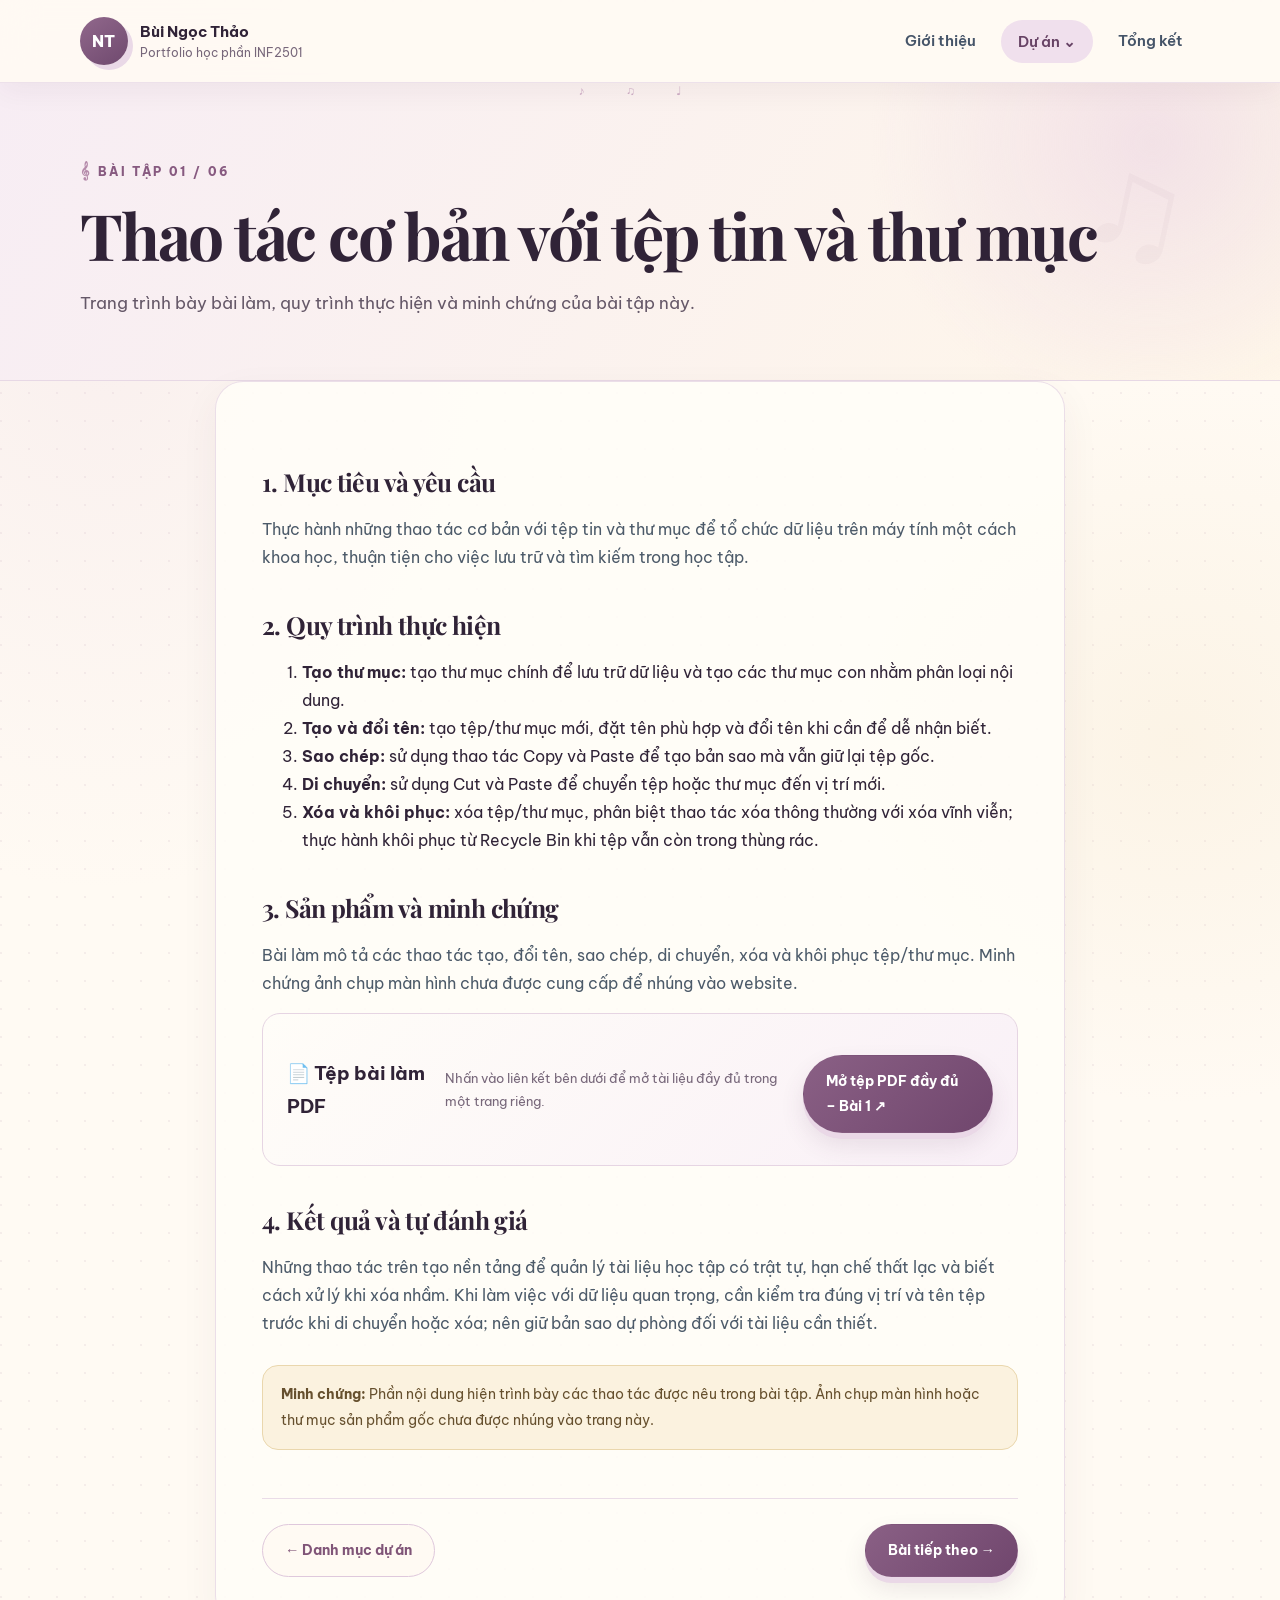
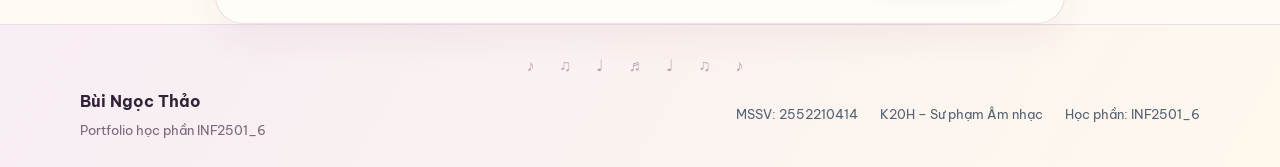
<file: project-1.html>
<!doctype html>
<html lang="vi">
<head><meta charset="utf-8">
<meta name="portfolio-build" content="2026-11-13-refresh-1"><meta name="viewport" content="width=device-width, initial-scale=1">
<meta name="description" content="Bài tập 1: Thao tác cơ bản với tệp tin và thư mục - Portfolio INF2501 của Bùi Ngọc Thảo.">
<title>Bài tập 1 | Portfolio INF2501 - Bùi Ngọc Thảo</title><link rel="stylesheet" href="style.css?v=20261117-3"></head>
<body>
<a class="skip-link" href="#main">Bỏ qua điều hướng</a>
<header class="site-header"><div class="container header-inner">
<a class="brand" href="index.html"><span class="brand-mark">NT</span><span><strong>Bùi Ngọc Thảo</strong><small>Portfolio học phần INF2501</small></span></a>
<button class="menu-toggle" aria-expanded="false" aria-controls="main-nav">Menu</button>
<nav id="main-nav" class="main-nav" aria-label="Điều hướng chính">
<a href="index.html">Giới thiệu</a><div class="nav-dropdown"><a class="active" href="projects.html">Dự án <span aria-hidden="true">⌄</span></a><div class="dropdown-menu">
<a href="project-1.html">Bài tập 1</a><a href="project-2.html">Bài tập 2</a><a href="project-3.html">Bài tập 3</a><a href="project-4.html">Bài tập 4</a><a href="project-5.html">Bài tập 5</a><a href="project-6.html">Bài tập 6</a></div></div><a href="summary.html">Tổng kết</a>
</nav></div></header>
<main id="main">
<section class="page-banner"><div class="container"><p class="eyebrow">BÀI TẬP 01 / 06</p><h1>Thao tác cơ bản với tệp tin và thư mục</h1><p class="lead">Trang trình bày bài làm, quy trình thực hiện và minh chứng của bài tập này.</p></div></section>
<section class="section container content-narrow">
<h2>1. Mục tiêu và yêu cầu</h2>
<p>Thực hành những thao tác cơ bản với tệp tin và thư mục để tổ chức dữ liệu trên máy tính một cách khoa học, thuận tiện cho việc lưu trữ và tìm kiếm trong học tập.</p>
<h2>2. Quy trình thực hiện</h2>
<ol>
<li><strong>Tạo thư mục:</strong> tạo thư mục chính để lưu trữ dữ liệu và tạo các thư mục con nhằm phân loại nội dung.</li>
<li><strong>Tạo và đổi tên:</strong> tạo tệp/thư mục mới, đặt tên phù hợp và đổi tên khi cần để dễ nhận biết.</li>
<li><strong>Sao chép:</strong> sử dụng thao tác Copy và Paste để tạo bản sao mà vẫn giữ lại tệp gốc.</li>
<li><strong>Di chuyển:</strong> sử dụng Cut và Paste để chuyển tệp hoặc thư mục đến vị trí mới.</li>
<li><strong>Xóa và khôi phục:</strong> xóa tệp/thư mục, phân biệt thao tác xóa thông thường với xóa vĩnh viễn; thực hành khôi phục từ Recycle Bin khi tệp vẫn còn trong thùng rác.</li>
</ol>
<h2>3. Sản phẩm và minh chứng</h2>
<p>Bài làm mô tả các thao tác tạo, đổi tên, sao chép, di chuyển, xóa và khôi phục tệp/thư mục. Minh chứng ảnh chụp màn hình chưa được cung cấp để nhúng vào website.</p>
<section class="pdf-link-section" aria-label="Liên kết đến tệp bài làm"><div class="evidence-box"><h3>📄 Tệp bài làm PDF</h3><p class="muted small">Nhấn vào liên kết bên dưới để mở tài liệu đầy đủ trong một trang riêng.</p><p><a class="button button-primary" href="B%C3%A0i%201.pdf" target="_blank" rel="noopener">Mở tệp PDF đầy đủ – Bài 1 ↗</a></p></div></section>
<h2>4. Kết quả và tự đánh giá</h2>
<p>Những thao tác trên tạo nền tảng để quản lý tài liệu học tập có trật tự, hạn chế thất lạc và biết cách xử lý khi xóa nhầm. Khi làm việc với dữ liệu quan trọng, cần kiểm tra đúng vị trí và tên tệp trước khi di chuyển hoặc xóa; nên giữ bản sao dự phòng đối với tài liệu cần thiết.</p>
<div class="notice"><strong>Minh chứng:</strong> Phần nội dung hiện trình bày các thao tác được nêu trong bài tập. Ảnh chụp màn hình hoặc thư mục sản phẩm gốc chưa được nhúng vào trang này.</div>
<div class="page-navigation"><a class="button button-secondary" href="projects.html">← Danh mục dự án</a><a class="button button-primary" href="project-2.html">Bài tiếp theo →</a></div>
</section></main>
<footer class="site-footer"><div class="container footer-inner"><div><strong>Bùi Ngọc Thảo</strong><p class="small muted">Portfolio học phần INF2501_6</p></div><div class="footer-details"><span>MSSV: 2552210414</span><span>K20H – Sư phạm Âm nhạc</span><span>Học phần: INF2501_6</span></div></div></footer>
<script src="script.js"></script></body></html>
</file>
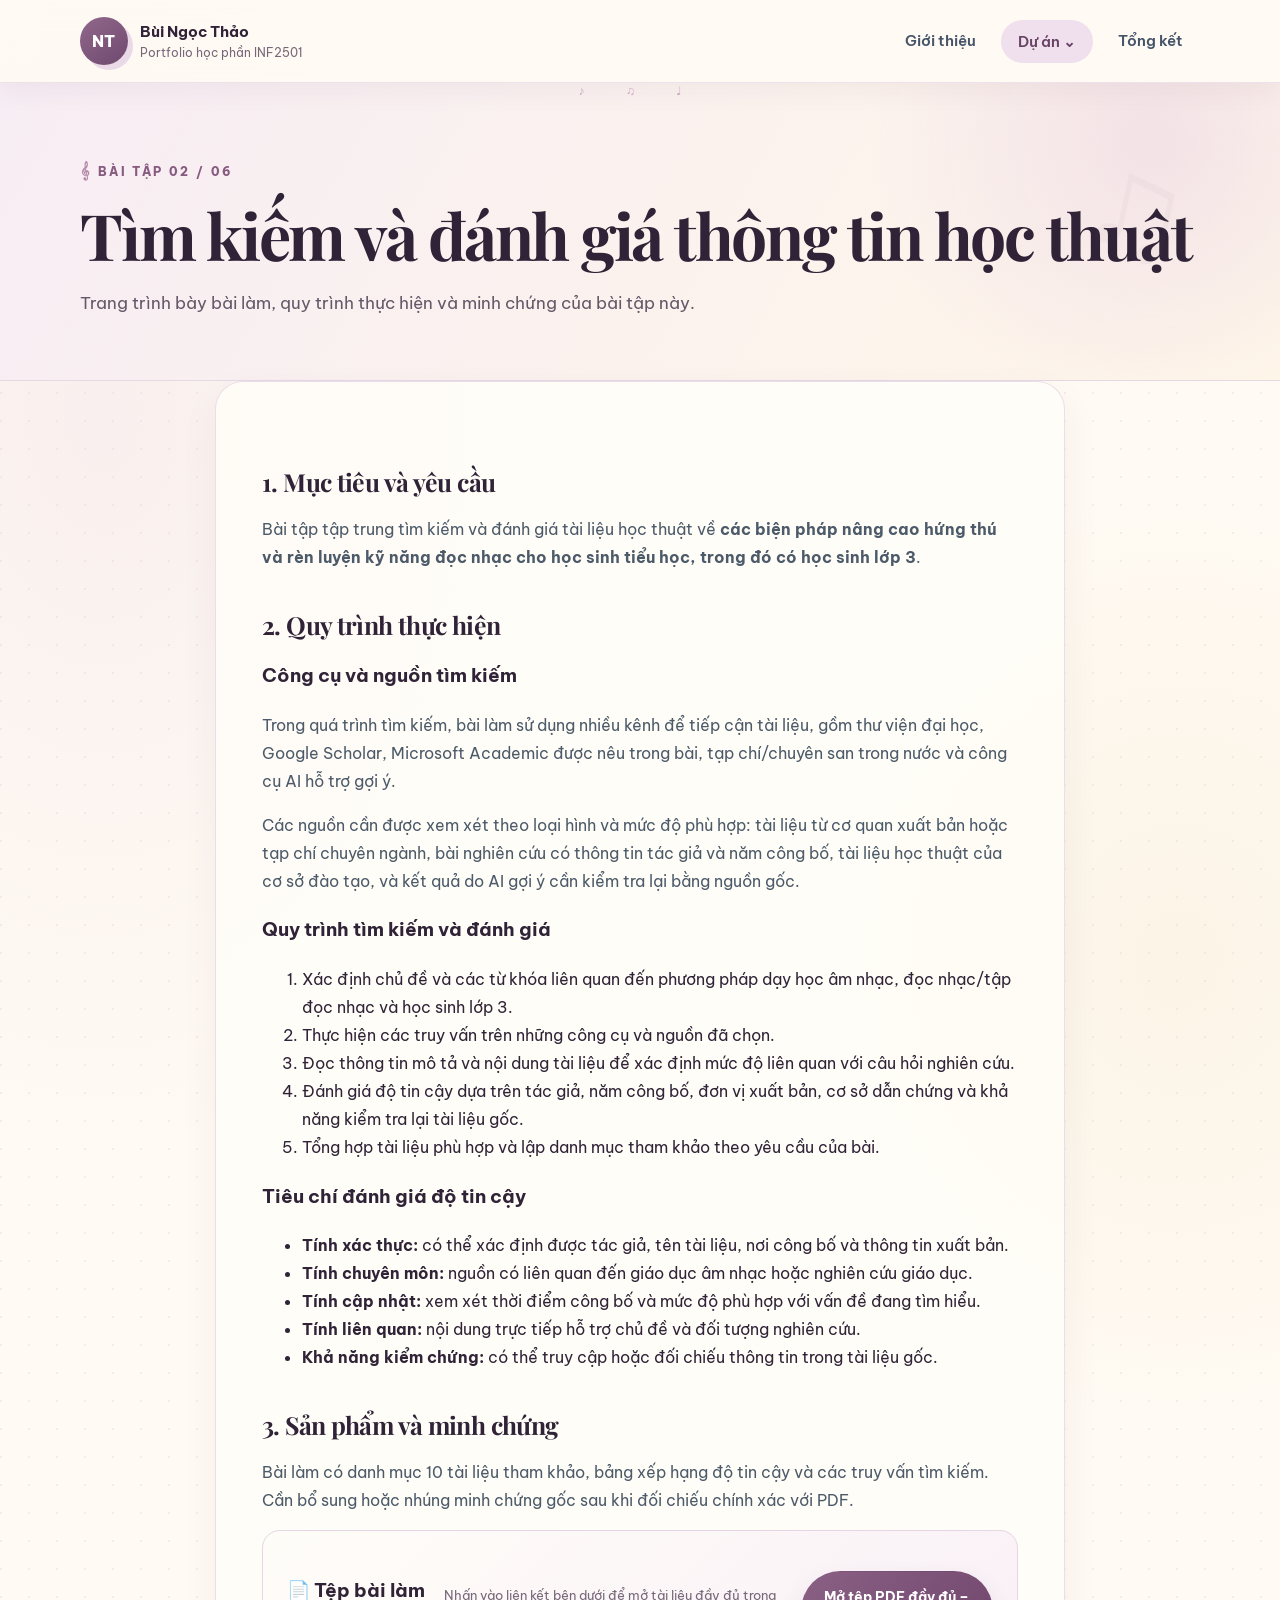
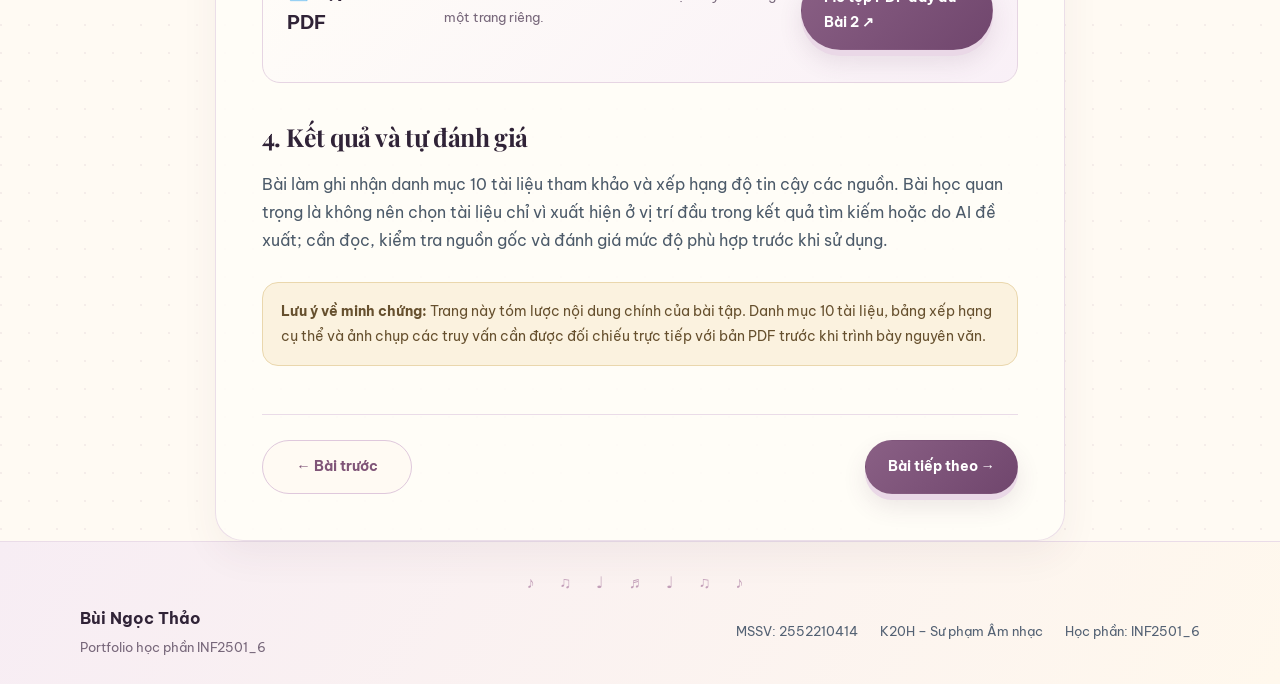
<file: project-2.html>
<!doctype html>
<html lang="vi">
<head><meta charset="utf-8">
<meta name="portfolio-build" content="2026-11-13-refresh-1"><meta name="viewport" content="width=device-width, initial-scale=1">
<meta name="description" content="Bài tập 2: Tìm kiếm và đánh giá thông tin học thuật - Portfolio INF2501 của Bùi Ngọc Thảo.">
<title>Bài tập 2 | Portfolio INF2501 - Bùi Ngọc Thảo</title><link rel="stylesheet" href="style.css?v=20261117-3"></head>
<body>
<a class="skip-link" href="#main">Bỏ qua điều hướng</a>
<header class="site-header"><div class="container header-inner">
<a class="brand" href="index.html"><span class="brand-mark">NT</span><span><strong>Bùi Ngọc Thảo</strong><small>Portfolio học phần INF2501</small></span></a>
<button class="menu-toggle" aria-expanded="false" aria-controls="main-nav">Menu</button>
<nav id="main-nav" class="main-nav" aria-label="Điều hướng chính">
<a href="index.html">Giới thiệu</a><div class="nav-dropdown"><a class="active" href="projects.html">Dự án <span aria-hidden="true">⌄</span></a><div class="dropdown-menu">
<a href="project-1.html">Bài tập 1</a><a href="project-2.html">Bài tập 2</a><a href="project-3.html">Bài tập 3</a><a href="project-4.html">Bài tập 4</a><a href="project-5.html">Bài tập 5</a><a href="project-6.html">Bài tập 6</a></div></div><a href="summary.html">Tổng kết</a>
</nav></div></header>
<main id="main">
<section class="page-banner"><div class="container"><p class="eyebrow">BÀI TẬP 02 / 06</p><h1>Tìm kiếm và đánh giá thông tin học thuật</h1><p class="lead">Trang trình bày bài làm, quy trình thực hiện và minh chứng của bài tập này.</p></div></section>
<section class="section container content-narrow">
<h2>1. Mục tiêu và yêu cầu</h2>
<p>Bài tập tập trung tìm kiếm và đánh giá tài liệu học thuật về <strong>các biện pháp nâng cao hứng thú và rèn luyện kỹ năng đọc nhạc cho học sinh tiểu học, trong đó có học sinh lớp 3</strong>.</p>
<h2>2. Quy trình thực hiện</h2>
<h3>Công cụ và nguồn tìm kiếm</h3>
<p>Trong quá trình tìm kiếm, bài làm sử dụng nhiều kênh để tiếp cận tài liệu, gồm thư viện đại học, Google Scholar, Microsoft Academic được nêu trong bài, tạp chí/chuyên san trong nước và công cụ AI hỗ trợ gợi ý.</p>
<p>Các nguồn cần được xem xét theo loại hình và mức độ phù hợp: tài liệu từ cơ quan xuất bản hoặc tạp chí chuyên ngành, bài nghiên cứu có thông tin tác giả và năm công bố, tài liệu học thuật của cơ sở đào tạo, và kết quả do AI gợi ý cần kiểm tra lại bằng nguồn gốc.</p>
<h3>Quy trình tìm kiếm và đánh giá</h3>
<ol>
<li>Xác định chủ đề và các từ khóa liên quan đến phương pháp dạy học âm nhạc, đọc nhạc/tập đọc nhạc và học sinh lớp 3.</li>
<li>Thực hiện các truy vấn trên những công cụ và nguồn đã chọn.</li>
<li>Đọc thông tin mô tả và nội dung tài liệu để xác định mức độ liên quan với câu hỏi nghiên cứu.</li>
<li>Đánh giá độ tin cậy dựa trên tác giả, năm công bố, đơn vị xuất bản, cơ sở dẫn chứng và khả năng kiểm tra lại tài liệu gốc.</li>
<li>Tổng hợp tài liệu phù hợp và lập danh mục tham khảo theo yêu cầu của bài.</li>
</ol>
<h3>Tiêu chí đánh giá độ tin cậy</h3>
<ul>
<li><strong>Tính xác thực:</strong> có thể xác định được tác giả, tên tài liệu, nơi công bố và thông tin xuất bản.</li>
<li><strong>Tính chuyên môn:</strong> nguồn có liên quan đến giáo dục âm nhạc hoặc nghiên cứu giáo dục.</li>
<li><strong>Tính cập nhật:</strong> xem xét thời điểm công bố và mức độ phù hợp với vấn đề đang tìm hiểu.</li>
<li><strong>Tính liên quan:</strong> nội dung trực tiếp hỗ trợ chủ đề và đối tượng nghiên cứu.</li>
<li><strong>Khả năng kiểm chứng:</strong> có thể truy cập hoặc đối chiếu thông tin trong tài liệu gốc.</li>
</ul>
<h2>3. Sản phẩm và minh chứng</h2>
<p>Bài làm có danh mục 10 tài liệu tham khảo, bảng xếp hạng độ tin cậy và các truy vấn tìm kiếm. Cần bổ sung hoặc nhúng minh chứng gốc sau khi đối chiếu chính xác với PDF.</p>
<section class="pdf-link-section" aria-label="Liên kết đến tệp bài làm"><div class="evidence-box"><h3>📄 Tệp bài làm PDF</h3><p class="muted small">Nhấn vào liên kết bên dưới để mở tài liệu đầy đủ trong một trang riêng.</p><p><a class="button button-primary" href="B%C3%80I%202%20(2).pdf" target="_blank" rel="noopener">Mở tệp PDF đầy đủ – Bài 2 ↗</a></p></div></section>
<h2>4. Kết quả và tự đánh giá</h2>
<p>Bài làm ghi nhận danh mục 10 tài liệu tham khảo và xếp hạng độ tin cậy các nguồn. Bài học quan trọng là không nên chọn tài liệu chỉ vì xuất hiện ở vị trí đầu trong kết quả tìm kiếm hoặc do AI đề xuất; cần đọc, kiểm tra nguồn gốc và đánh giá mức độ phù hợp trước khi sử dụng.</p>
<div class="notice"><strong>Lưu ý về minh chứng:</strong> Trang này tóm lược nội dung chính của bài tập. Danh mục 10 tài liệu, bảng xếp hạng cụ thể và ảnh chụp các truy vấn cần được đối chiếu trực tiếp với bản PDF trước khi trình bày nguyên văn.</div>
<div class="page-navigation"><a class="button button-secondary" href="project-1.html">← Bài trước</a><a class="button button-primary" href="project-3.html">Bài tiếp theo →</a></div>
</section></main>
<footer class="site-footer"><div class="container footer-inner"><div><strong>Bùi Ngọc Thảo</strong><p class="small muted">Portfolio học phần INF2501_6</p></div><div class="footer-details"><span>MSSV: 2552210414</span><span>K20H – Sư phạm Âm nhạc</span><span>Học phần: INF2501_6</span></div></div></footer>
<script src="script.js"></script></body></html>
</file>
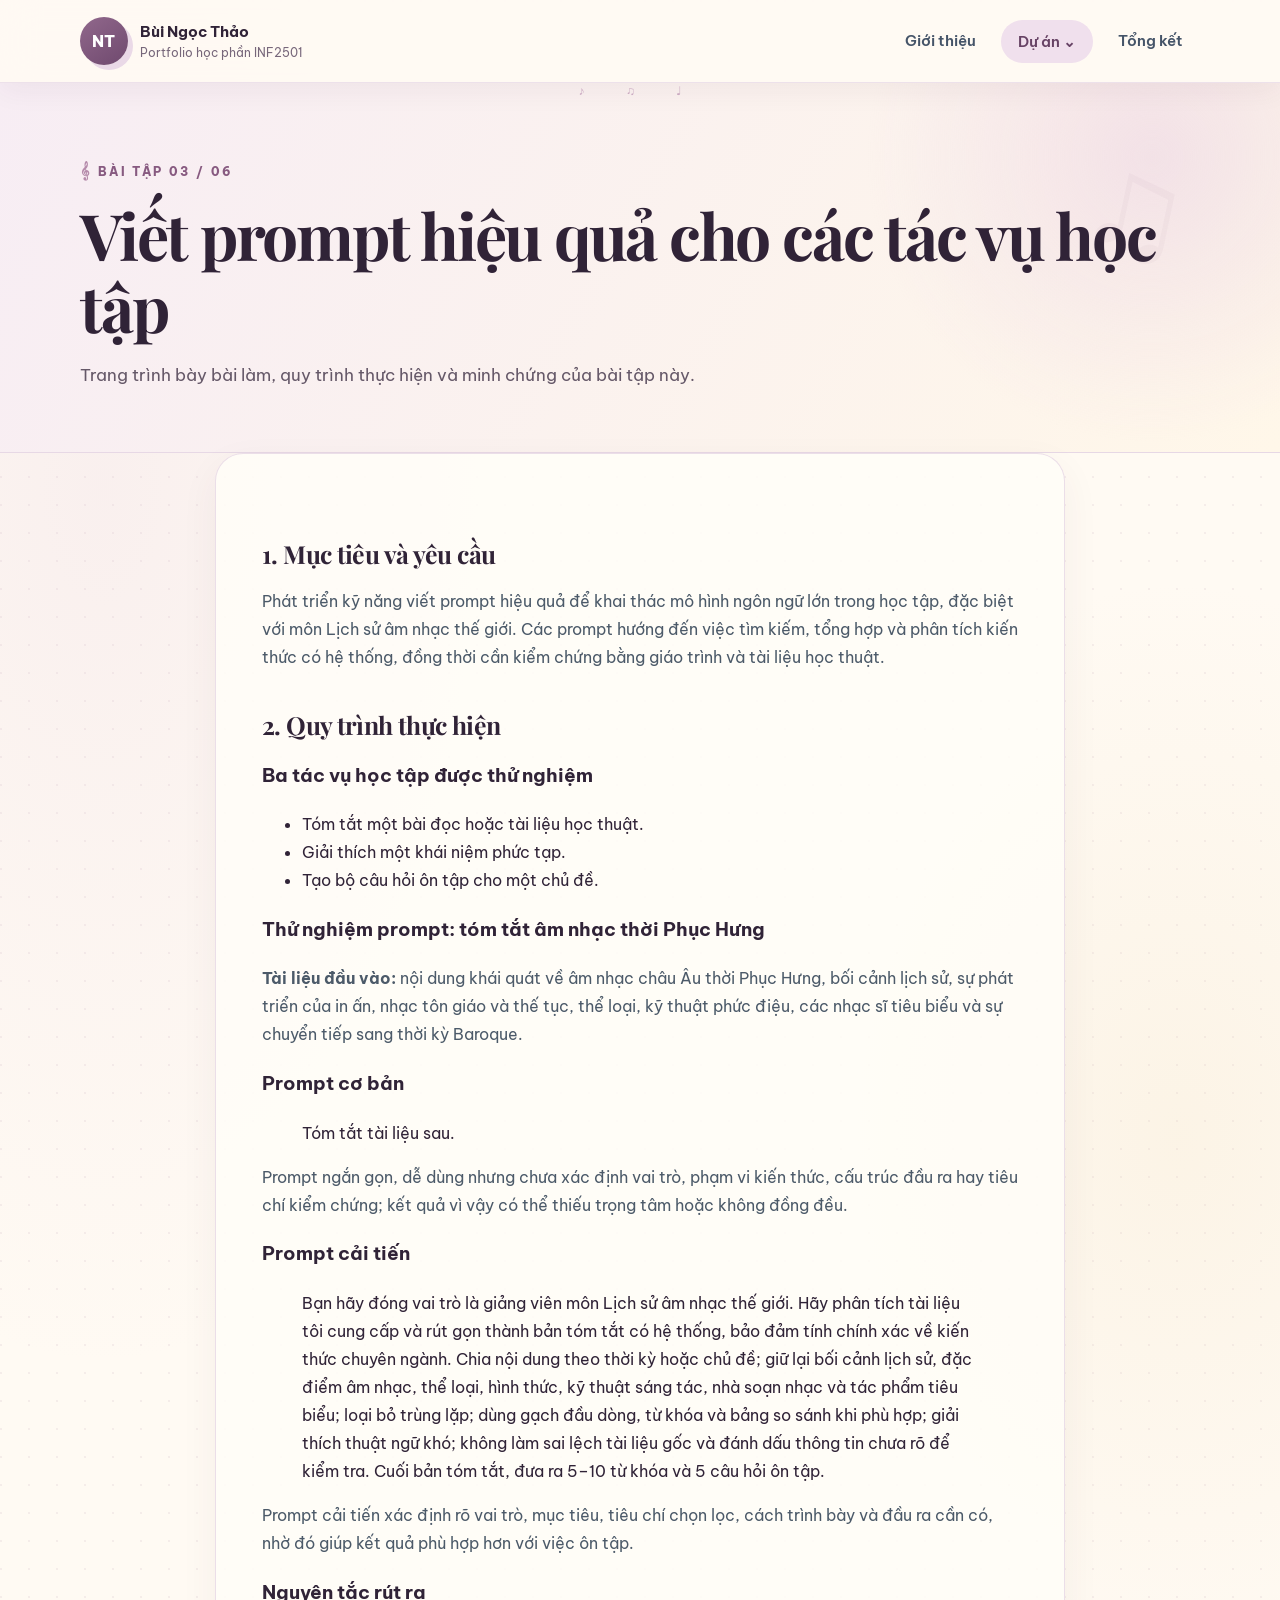
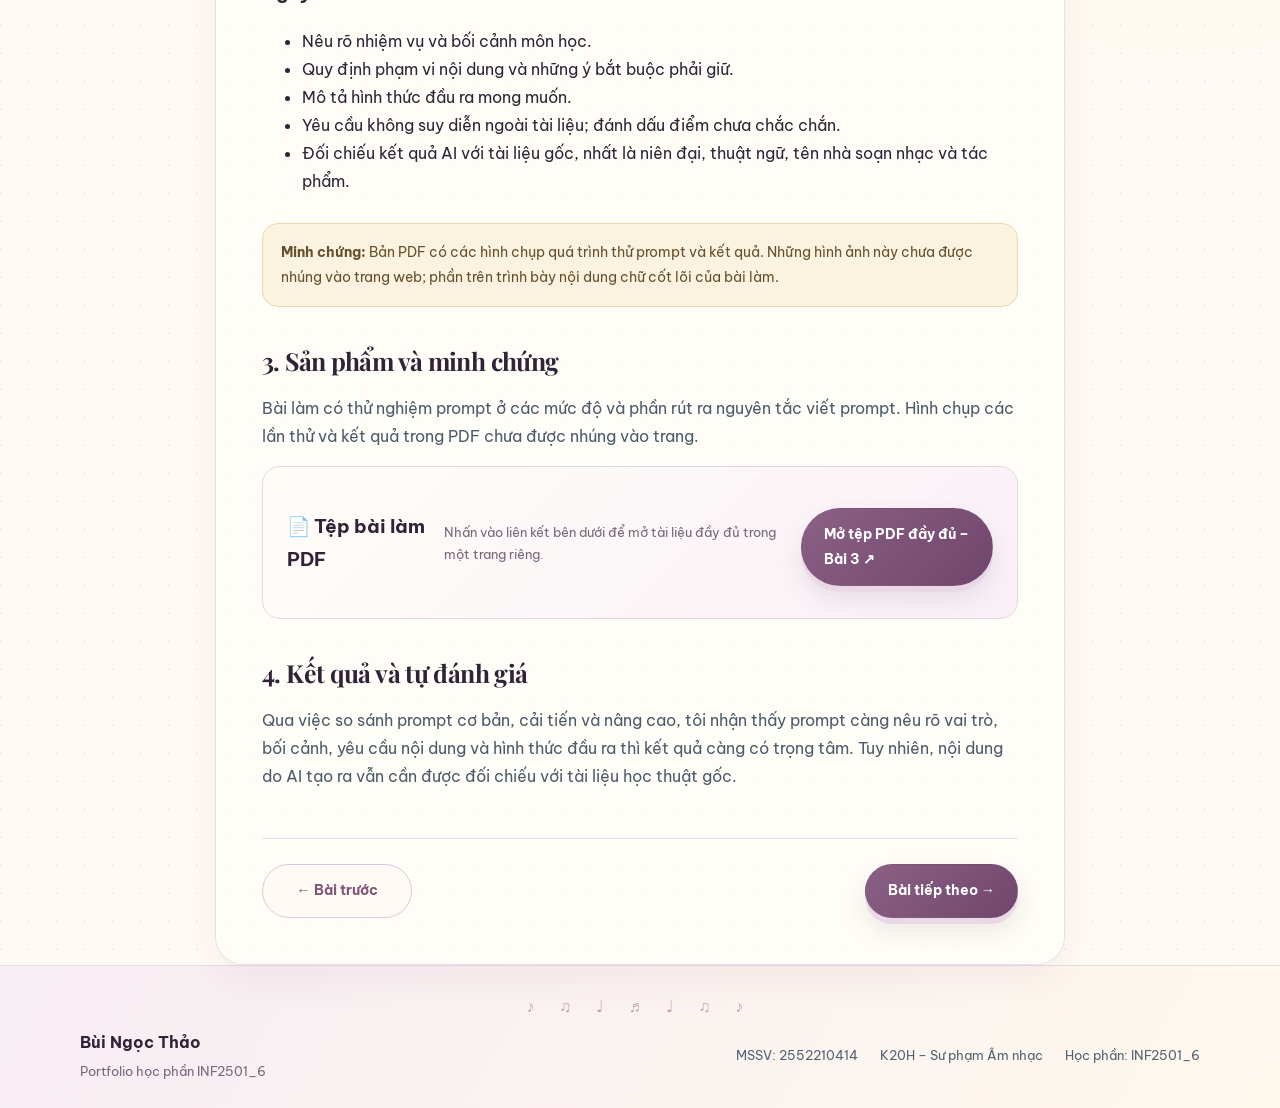
<file: project-3.html>
<!doctype html>
<html lang="vi">
<head><meta charset="utf-8">
<meta name="portfolio-build" content="2026-11-13-refresh-1"><meta name="viewport" content="width=device-width, initial-scale=1">
<meta name="description" content="Bài tập 3: Viết prompt hiệu quả cho các tác vụ học tập - Portfolio INF2501 của Bùi Ngọc Thảo.">
<title>Bài tập 3 | Portfolio INF2501 - Bùi Ngọc Thảo</title><link rel="stylesheet" href="style.css?v=20261117-3"></head>
<body>
<a class="skip-link" href="#main">Bỏ qua điều hướng</a>
<header class="site-header"><div class="container header-inner">
<a class="brand" href="index.html"><span class="brand-mark">NT</span><span><strong>Bùi Ngọc Thảo</strong><small>Portfolio học phần INF2501</small></span></a>
<button class="menu-toggle" aria-expanded="false" aria-controls="main-nav">Menu</button>
<nav id="main-nav" class="main-nav" aria-label="Điều hướng chính">
<a href="index.html">Giới thiệu</a><div class="nav-dropdown"><a class="active" href="projects.html">Dự án <span aria-hidden="true">⌄</span></a><div class="dropdown-menu">
<a href="project-1.html">Bài tập 1</a><a href="project-2.html">Bài tập 2</a><a href="project-3.html">Bài tập 3</a><a href="project-4.html">Bài tập 4</a><a href="project-5.html">Bài tập 5</a><a href="project-6.html">Bài tập 6</a></div></div><a href="summary.html">Tổng kết</a>
</nav></div></header>
<main id="main">
<section class="page-banner"><div class="container"><p class="eyebrow">BÀI TẬP 03 / 06</p><h1>Viết prompt hiệu quả cho các tác vụ học tập</h1><p class="lead">Trang trình bày bài làm, quy trình thực hiện và minh chứng của bài tập này.</p></div></section>
<section class="section container content-narrow">
<h2>1. Mục tiêu và yêu cầu</h2>
<p>Phát triển kỹ năng viết prompt hiệu quả để khai thác mô hình ngôn ngữ lớn trong học tập, đặc biệt với môn Lịch sử âm nhạc thế giới. Các prompt hướng đến việc tìm kiếm, tổng hợp và phân tích kiến thức có hệ thống, đồng thời cần kiểm chứng bằng giáo trình và tài liệu học thuật.</p>
<h2>2. Quy trình thực hiện</h2>
<h3>Ba tác vụ học tập được thử nghiệm</h3>
<ul><li>Tóm tắt một bài đọc hoặc tài liệu học thuật.</li><li>Giải thích một khái niệm phức tạp.</li><li>Tạo bộ câu hỏi ôn tập cho một chủ đề.</li></ul>
<h3>Thử nghiệm prompt: tóm tắt âm nhạc thời Phục Hưng</h3>
<p><strong>Tài liệu đầu vào:</strong> nội dung khái quát về âm nhạc châu Âu thời Phục Hưng, bối cảnh lịch sử, sự phát triển của in ấn, nhạc tôn giáo và thế tục, thể loại, kỹ thuật phức điệu, các nhạc sĩ tiêu biểu và sự chuyển tiếp sang thời kỳ Baroque.</p>
<h3>Prompt cơ bản</h3>
<blockquote>Tóm tắt tài liệu sau.</blockquote>
<p>Prompt ngắn gọn, dễ dùng nhưng chưa xác định vai trò, phạm vi kiến thức, cấu trúc đầu ra hay tiêu chí kiểm chứng; kết quả vì vậy có thể thiếu trọng tâm hoặc không đồng đều.</p>
<h3>Prompt cải tiến</h3>
<blockquote>Bạn hãy đóng vai trò là giảng viên môn Lịch sử âm nhạc thế giới. Hãy phân tích tài liệu tôi cung cấp và rút gọn thành bản tóm tắt có hệ thống, bảo đảm tính chính xác về kiến thức chuyên ngành. Chia nội dung theo thời kỳ hoặc chủ đề; giữ lại bối cảnh lịch sử, đặc điểm âm nhạc, thể loại, hình thức, kỹ thuật sáng tác, nhà soạn nhạc và tác phẩm tiêu biểu; loại bỏ trùng lặp; dùng gạch đầu dòng, từ khóa và bảng so sánh khi phù hợp; giải thích thuật ngữ khó; không làm sai lệch tài liệu gốc và đánh dấu thông tin chưa rõ để kiểm tra. Cuối bản tóm tắt, đưa ra 5–10 từ khóa và 5 câu hỏi ôn tập.</blockquote>
<p>Prompt cải tiến xác định rõ vai trò, mục tiêu, tiêu chí chọn lọc, cách trình bày và đầu ra cần có, nhờ đó giúp kết quả phù hợp hơn với việc ôn tập.</p>
<h3>Nguyên tắc rút ra</h3>
<ul><li>Nêu rõ nhiệm vụ và bối cảnh môn học.</li><li>Quy định phạm vi nội dung và những ý bắt buộc phải giữ.</li><li>Mô tả hình thức đầu ra mong muốn.</li><li>Yêu cầu không suy diễn ngoài tài liệu; đánh dấu điểm chưa chắc chắn.</li><li>Đối chiếu kết quả AI với tài liệu gốc, nhất là niên đại, thuật ngữ, tên nhà soạn nhạc và tác phẩm.</li></ul>
<div class="notice"><strong>Minh chứng:</strong> Bản PDF có các hình chụp quá trình thử prompt và kết quả. Những hình ảnh này chưa được nhúng vào trang web; phần trên trình bày nội dung chữ cốt lõi của bài làm.</div>
<h2>3. Sản phẩm và minh chứng</h2>
<p>Bài làm có thử nghiệm prompt ở các mức độ và phần rút ra nguyên tắc viết prompt. Hình chụp các lần thử và kết quả trong PDF chưa được nhúng vào trang.</p>
<section class="pdf-link-section" aria-label="Liên kết đến tệp bài làm"><div class="evidence-box"><h3>📄 Tệp bài làm PDF</h3><p class="muted small">Nhấn vào liên kết bên dưới để mở tài liệu đầy đủ trong một trang riêng.</p><p><a class="button button-primary" href="B%C3%A0i%203%20%20Vi%E1%BA%BFt%20promt%20hi%E1%BB%87u%20qu%E1%BA%A3%20cho%20c%C3%A1c%20t%C3%A1c%20v%E1%BB%A5%20h%E1%BB%8Dc%20t%E1%BA%ADp.pdf" target="_blank" rel="noopener">Mở tệp PDF đầy đủ – Bài 3 ↗</a></p></div></section>
<h2>4. Kết quả và tự đánh giá</h2><p>Qua việc so sánh prompt cơ bản, cải tiến và nâng cao, tôi nhận thấy prompt càng nêu rõ vai trò, bối cảnh, yêu cầu nội dung và hình thức đầu ra thì kết quả càng có trọng tâm. Tuy nhiên, nội dung do AI tạo ra vẫn cần được đối chiếu với tài liệu học thuật gốc.</p>
<div class="page-navigation"><a class="button button-secondary" href="project-2.html">← Bài trước</a><a class="button button-primary" href="project-4.html">Bài tiếp theo →</a></div>
</section></main>
<footer class="site-footer"><div class="container footer-inner"><div><strong>Bùi Ngọc Thảo</strong><p class="small muted">Portfolio học phần INF2501_6</p></div><div class="footer-details"><span>MSSV: 2552210414</span><span>K20H – Sư phạm Âm nhạc</span><span>Học phần: INF2501_6</span></div></div></footer>
<script src="script.js"></script></body></html>
</file>
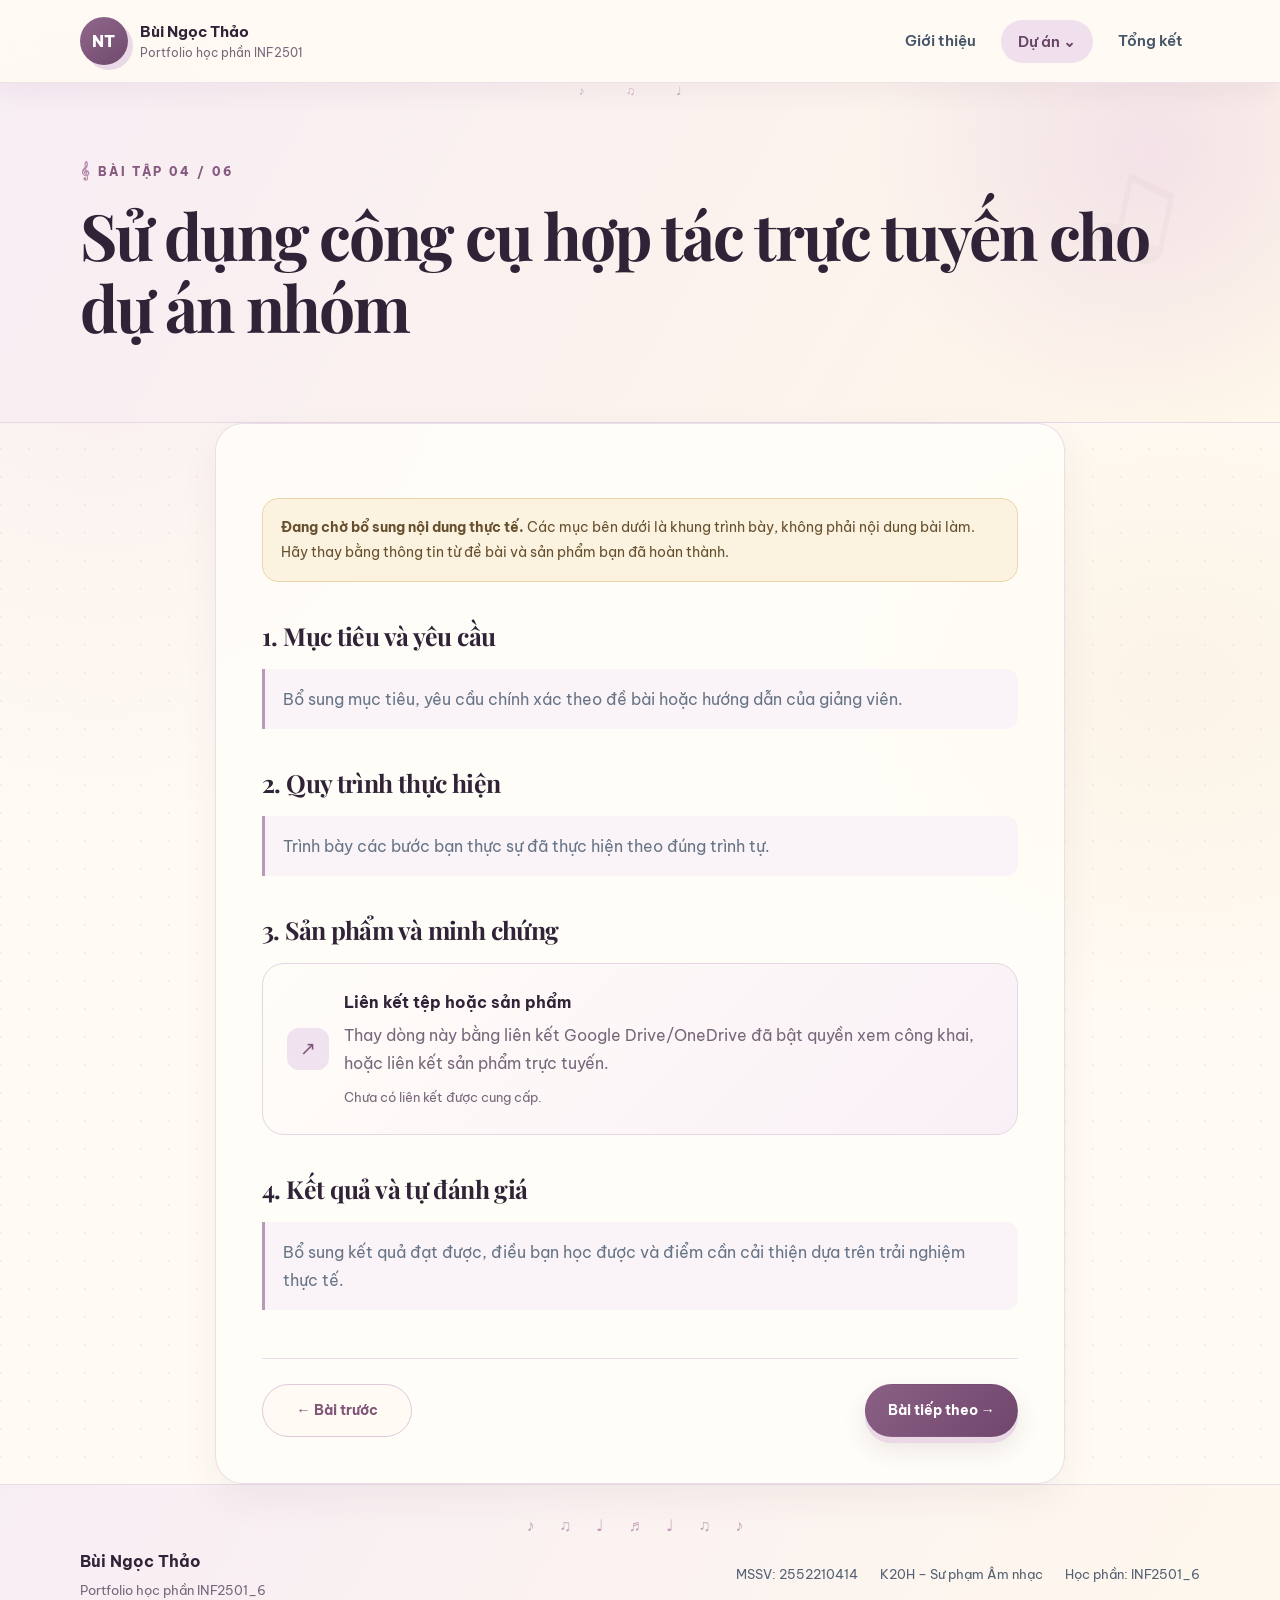
<file: project-4.html>
<!doctype html>
<html lang="vi">
<head><meta charset="utf-8">
<meta name="portfolio-build" content="2026-11-13-refresh-1"><meta name="viewport" content="width=device-width, initial-scale=1">
<meta name="description" content="Bài tập 4: Sử dụng công cụ hợp tác trực tuyến cho dự án nhóm - Portfolio INF2501 của Bùi Ngọc Thảo.">
<title>Bài tập 4 | Portfolio INF2501 - Bùi Ngọc Thảo</title><link rel="stylesheet" href="style.css?v=20261117-3"></head>
<body>
<a class="skip-link" href="#main">Bỏ qua điều hướng</a>
<header class="site-header"><div class="container header-inner">
<a class="brand" href="index.html"><span class="brand-mark">NT</span><span><strong>Bùi Ngọc Thảo</strong><small>Portfolio học phần INF2501</small></span></a>
<button class="menu-toggle" aria-expanded="false" aria-controls="main-nav">Menu</button>
<nav id="main-nav" class="main-nav" aria-label="Điều hướng chính">
<a href="index.html">Giới thiệu</a><div class="nav-dropdown"><a class="active" href="projects.html">Dự án <span aria-hidden="true">⌄</span></a><div class="dropdown-menu">
<a href="project-1.html">Bài tập 1</a><a href="project-2.html">Bài tập 2</a><a href="project-3.html">Bài tập 3</a><a href="project-4.html">Bài tập 4</a><a href="project-5.html">Bài tập 5</a><a href="project-6.html">Bài tập 6</a></div></div><a href="summary.html">Tổng kết</a>
</nav></div></header>
<main id="main">
<section class="page-banner"><div class="container"><p class="eyebrow">BÀI TẬP 04 / 06</p><h1>Sử dụng công cụ hợp tác trực tuyến cho dự án nhóm</h1><p class="lead"></p></div></section>
<section class="section container content-narrow">
<div class="notice"><strong>Đang chờ bổ sung nội dung thực tế.</strong> Các mục bên dưới là khung trình bày, không phải nội dung bài làm. Hãy thay bằng thông tin từ đề bài và sản phẩm bạn đã hoàn thành.</div>
<h2>1. Mục tiêu và yêu cầu</h2>
<p class="placeholder">Bổ sung mục tiêu, yêu cầu chính xác theo đề bài hoặc hướng dẫn của giảng viên.</p>
<h2>2. Quy trình thực hiện</h2>
<p class="placeholder">Trình bày các bước bạn thực sự đã thực hiện theo đúng trình tự.</p>
<h2>3. Sản phẩm và minh chứng</h2>
<div class="evidence-box"><span class="evidence-icon">↗</span><div><strong>Liên kết tệp hoặc sản phẩm</strong><p class="muted">Thay dòng này bằng liên kết Google Drive/OneDrive đã bật quyền xem công khai, hoặc liên kết sản phẩm trực tuyến.</p><span class="small muted">Chưa có liên kết được cung cấp.</span></div></div>
<h2>4. Kết quả và tự đánh giá</h2>
<p class="placeholder">Bổ sung kết quả đạt được, điều bạn học được và điểm cần cải thiện dựa trên trải nghiệm thực tế.</p>
<div class="page-navigation"><a class="button button-secondary" href="project-3.html">← Bài trước</a><a class="button button-primary" href="project-5.html">Bài tiếp theo →</a></div>
</section></main>
<footer class="site-footer"><div class="container footer-inner"><div><strong>Bùi Ngọc Thảo</strong><p class="small muted">Portfolio học phần INF2501_6</p></div><div class="footer-details"><span>MSSV: 2552210414</span><span>K20H – Sư phạm Âm nhạc</span><span>Học phần: INF2501_6</span></div></div></footer>
<script src="script.js"></script></body></html>
</file>
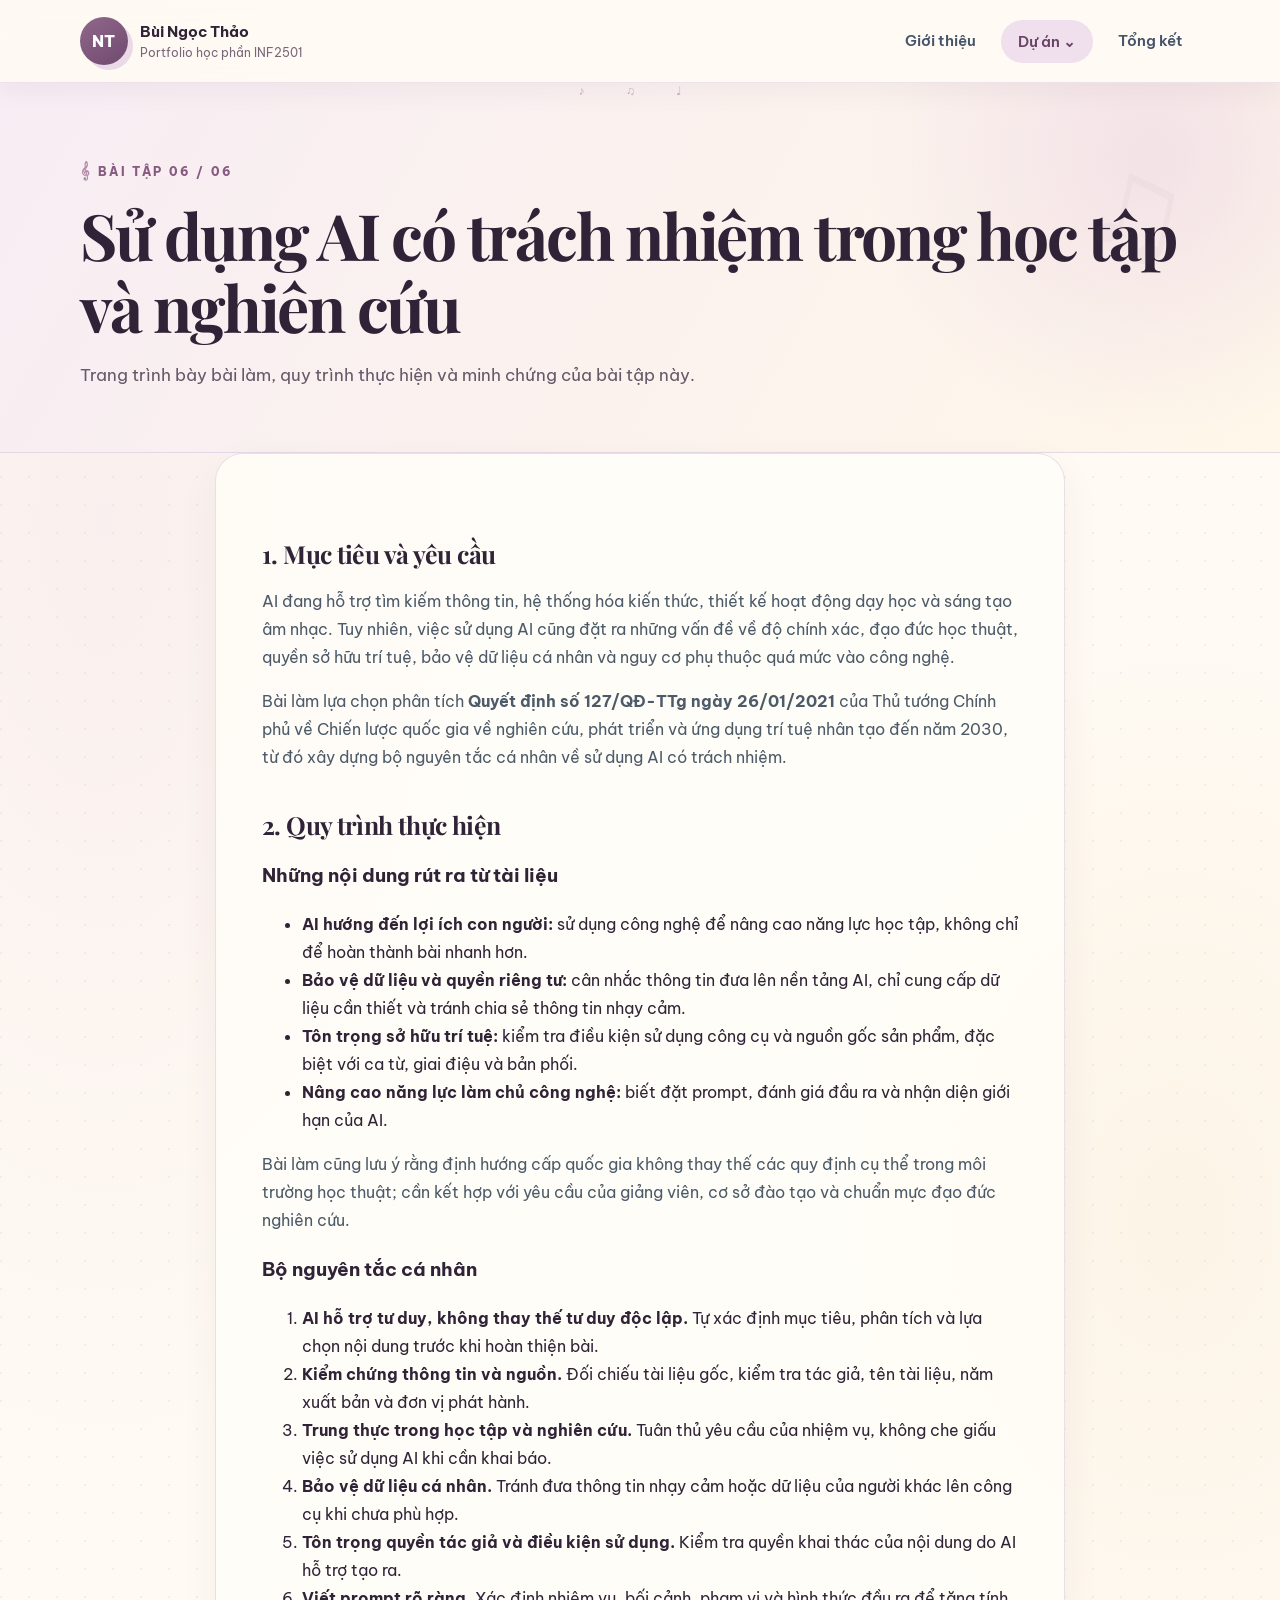
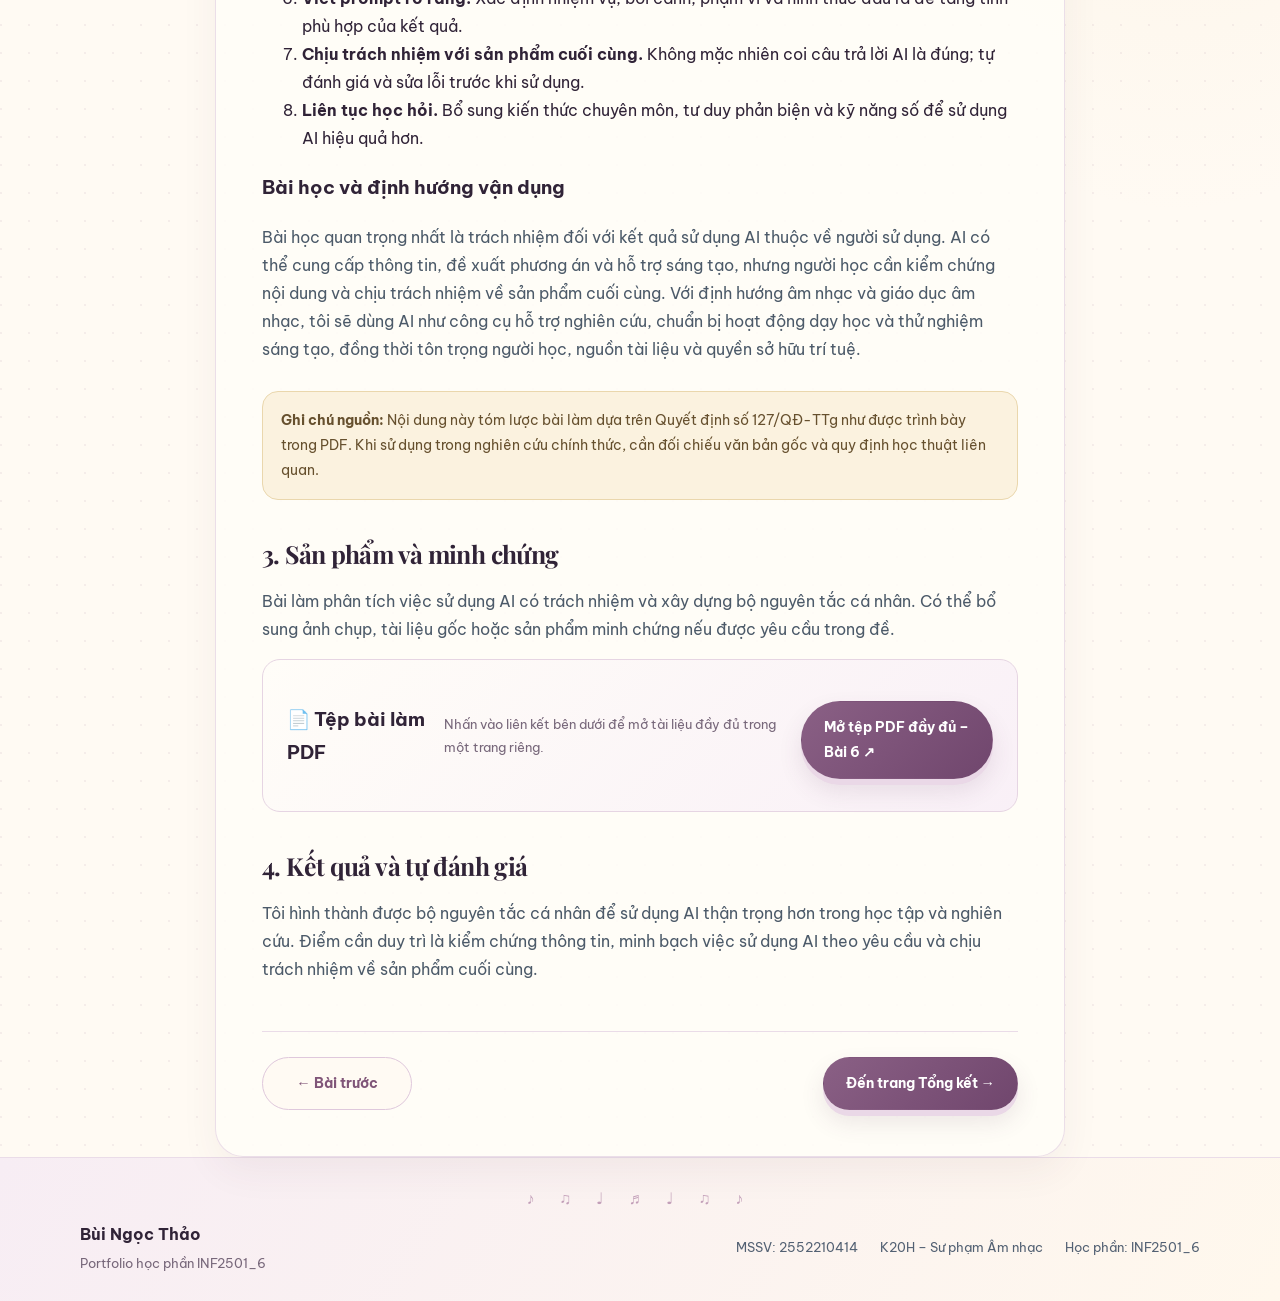
<file: project-6.html>
<!doctype html>
<html lang="vi">
<head><meta charset="utf-8">
<meta name="portfolio-build" content="2026-11-13-refresh-1"><meta name="viewport" content="width=device-width, initial-scale=1">
<meta name="description" content="Bài tập 6: Sử dụng AI có trách nhiệm trong học tập và nghiên cứu - Portfolio INF2501 của Bùi Ngọc Thảo.">
<title>Bài tập 6 | Portfolio INF2501 - Bùi Ngọc Thảo</title><link rel="stylesheet" href="style.css?v=20261117-3"></head>
<body>
<a class="skip-link" href="#main">Bỏ qua điều hướng</a>
<header class="site-header"><div class="container header-inner">
<a class="brand" href="index.html"><span class="brand-mark">NT</span><span><strong>Bùi Ngọc Thảo</strong><small>Portfolio học phần INF2501</small></span></a>
<button class="menu-toggle" aria-expanded="false" aria-controls="main-nav">Menu</button>
<nav id="main-nav" class="main-nav" aria-label="Điều hướng chính">
<a href="index.html">Giới thiệu</a><div class="nav-dropdown"><a class="active" href="projects.html">Dự án <span aria-hidden="true">⌄</span></a><div class="dropdown-menu">
<a href="project-1.html">Bài tập 1</a><a href="project-2.html">Bài tập 2</a><a href="project-3.html">Bài tập 3</a><a href="project-4.html">Bài tập 4</a><a href="project-5.html">Bài tập 5</a><a href="project-6.html">Bài tập 6</a></div></div><a href="summary.html">Tổng kết</a>
</nav></div></header>
<main id="main">
<section class="page-banner"><div class="container"><p class="eyebrow">BÀI TẬP 06 / 06</p><h1>Sử dụng AI có trách nhiệm trong học tập và nghiên cứu</h1><p class="lead">Trang trình bày bài làm, quy trình thực hiện và minh chứng của bài tập này.</p></div></section>
<section class="section container content-narrow">
<h2>1. Mục tiêu và yêu cầu</h2>
<p>AI đang hỗ trợ tìm kiếm thông tin, hệ thống hóa kiến thức, thiết kế hoạt động dạy học và sáng tạo âm nhạc. Tuy nhiên, việc sử dụng AI cũng đặt ra những vấn đề về độ chính xác, đạo đức học thuật, quyền sở hữu trí tuệ, bảo vệ dữ liệu cá nhân và nguy cơ phụ thuộc quá mức vào công nghệ.</p>
<p>Bài làm lựa chọn phân tích <strong>Quyết định số 127/QĐ-TTg ngày 26/01/2021</strong> của Thủ tướng Chính phủ về Chiến lược quốc gia về nghiên cứu, phát triển và ứng dụng trí tuệ nhân tạo đến năm 2030, từ đó xây dựng bộ nguyên tắc cá nhân về sử dụng AI có trách nhiệm.</p>
<h2>2. Quy trình thực hiện</h2>
<h3>Những nội dung rút ra từ tài liệu</h3>
<ul><li><strong>AI hướng đến lợi ích con người:</strong> sử dụng công nghệ để nâng cao năng lực học tập, không chỉ để hoàn thành bài nhanh hơn.</li><li><strong>Bảo vệ dữ liệu và quyền riêng tư:</strong> cân nhắc thông tin đưa lên nền tảng AI, chỉ cung cấp dữ liệu cần thiết và tránh chia sẻ thông tin nhạy cảm.</li><li><strong>Tôn trọng sở hữu trí tuệ:</strong> kiểm tra điều kiện sử dụng công cụ và nguồn gốc sản phẩm, đặc biệt với ca từ, giai điệu và bản phối.</li><li><strong>Nâng cao năng lực làm chủ công nghệ:</strong> biết đặt prompt, đánh giá đầu ra và nhận diện giới hạn của AI.</li></ul>
<p>Bài làm cũng lưu ý rằng định hướng cấp quốc gia không thay thế các quy định cụ thể trong môi trường học thuật; cần kết hợp với yêu cầu của giảng viên, cơ sở đào tạo và chuẩn mực đạo đức nghiên cứu.</p>
<h3>Bộ nguyên tắc cá nhân</h3>
<ol><li><strong>AI hỗ trợ tư duy, không thay thế tư duy độc lập.</strong> Tự xác định mục tiêu, phân tích và lựa chọn nội dung trước khi hoàn thiện bài.</li><li><strong>Kiểm chứng thông tin và nguồn.</strong> Đối chiếu tài liệu gốc, kiểm tra tác giả, tên tài liệu, năm xuất bản và đơn vị phát hành.</li><li><strong>Trung thực trong học tập và nghiên cứu.</strong> Tuân thủ yêu cầu của nhiệm vụ, không che giấu việc sử dụng AI khi cần khai báo.</li><li><strong>Bảo vệ dữ liệu cá nhân.</strong> Tránh đưa thông tin nhạy cảm hoặc dữ liệu của người khác lên công cụ khi chưa phù hợp.</li><li><strong>Tôn trọng quyền tác giả và điều kiện sử dụng.</strong> Kiểm tra quyền khai thác của nội dung do AI hỗ trợ tạo ra.</li><li><strong>Viết prompt rõ ràng.</strong> Xác định nhiệm vụ, bối cảnh, phạm vi và hình thức đầu ra để tăng tính phù hợp của kết quả.</li><li><strong>Chịu trách nhiệm với sản phẩm cuối cùng.</strong> Không mặc nhiên coi câu trả lời AI là đúng; tự đánh giá và sửa lỗi trước khi sử dụng.</li><li><strong>Liên tục học hỏi.</strong> Bổ sung kiến thức chuyên môn, tư duy phản biện và kỹ năng số để sử dụng AI hiệu quả hơn.</li></ol>
<h3>Bài học và định hướng vận dụng</h3>
<p>Bài học quan trọng nhất là trách nhiệm đối với kết quả sử dụng AI thuộc về người sử dụng. AI có thể cung cấp thông tin, đề xuất phương án và hỗ trợ sáng tạo, nhưng người học cần kiểm chứng nội dung và chịu trách nhiệm về sản phẩm cuối cùng. Với định hướng âm nhạc và giáo dục âm nhạc, tôi sẽ dùng AI như công cụ hỗ trợ nghiên cứu, chuẩn bị hoạt động dạy học và thử nghiệm sáng tạo, đồng thời tôn trọng người học, nguồn tài liệu và quyền sở hữu trí tuệ.</p>
<div class="notice"><strong>Ghi chú nguồn:</strong> Nội dung này tóm lược bài làm dựa trên Quyết định số 127/QĐ-TTg như được trình bày trong PDF. Khi sử dụng trong nghiên cứu chính thức, cần đối chiếu văn bản gốc và quy định học thuật liên quan.</div>
<h2>3. Sản phẩm và minh chứng</h2>
<p>Bài làm phân tích việc sử dụng AI có trách nhiệm và xây dựng bộ nguyên tắc cá nhân. Có thể bổ sung ảnh chụp, tài liệu gốc hoặc sản phẩm minh chứng nếu được yêu cầu trong đề.</p>
<section class="pdf-link-section" aria-label="Liên kết đến tệp bài làm"><div class="evidence-box"><h3>📄 Tệp bài làm PDF</h3><p class="muted small">Nhấn vào liên kết bên dưới để mở tài liệu đầy đủ trong một trang riêng.</p><p><a class="button button-primary" href="B%C3%80I%206.%20S%E1%BB%AC%20D%E1%BB%A4NG%20AI%20C%C3%93%20TR%C3%81CH%20NHI%E1%BB%86M%20TRONG%20H%E1%BB%8CC%20T%E1%BA%ACP%20V%C3%80%20NGHI%C3%8AN%20C%E1%BB%A8U%20(M%E1%BB%A4C%206.4)%20(1).pdf" target="_blank" rel="noopener">Mở tệp PDF đầy đủ – Bài 6 ↗</a></p></div></section>
<h2>4. Kết quả và tự đánh giá</h2><p>Tôi hình thành được bộ nguyên tắc cá nhân để sử dụng AI thận trọng hơn trong học tập và nghiên cứu. Điểm cần duy trì là kiểm chứng thông tin, minh bạch việc sử dụng AI theo yêu cầu và chịu trách nhiệm về sản phẩm cuối cùng.</p>
<div class="page-navigation"><a class="button button-secondary" href="project-5.html">← Bài trước</a><a class="button button-primary" href="summary.html">Đến trang Tổng kết →</a></div>
</section></main>
<footer class="site-footer"><div class="container footer-inner"><div><strong>Bùi Ngọc Thảo</strong><p class="small muted">Portfolio học phần INF2501_6</p></div><div class="footer-details"><span>MSSV: 2552210414</span><span>K20H – Sư phạm Âm nhạc</span><span>Học phần: INF2501_6</span></div></div></footer>
<script src="script.js"></script></body></html>
</file>
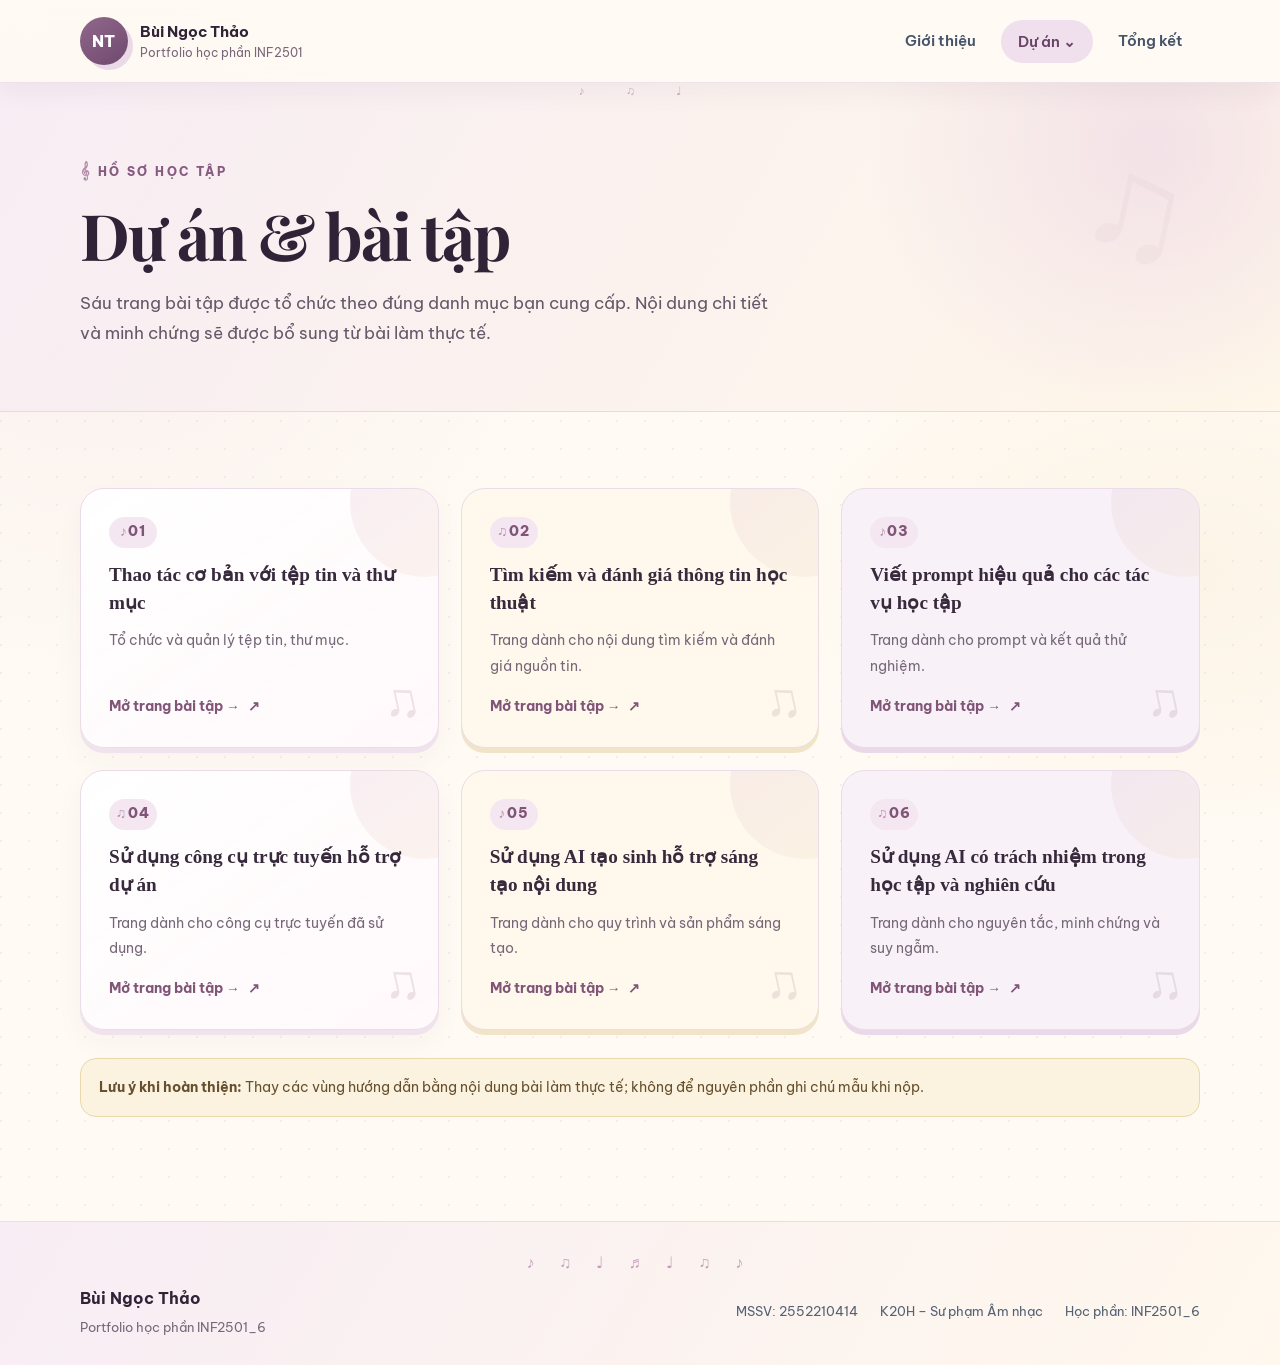
<file: projects.html>
<!doctype html>
<html lang="vi">
<head>
  <meta charset="utf-8">
<meta name="portfolio-build" content="2026-11-13-refresh-1"><meta name="viewport" content="width=device-width, initial-scale=1">
  <meta name="description" content="Danh mục sáu bài tập trong Portfolio INF2501 của Bùi Ngọc Thảo.">
  <title>Dự án | Portfolio INF2501 - Bùi Ngọc Thảo</title><link rel="stylesheet" href="style.css?v=20261117-3">
</head>
<body>
  <a class="skip-link" href="#main">Bỏ qua điều hướng</a>
  <header class="site-header"><div class="container header-inner">
    <a class="brand" href="index.html"><span class="brand-mark">NT</span><span><strong>Bùi Ngọc Thảo</strong><small>Portfolio học phần INF2501</small></span></a>
    <button class="menu-toggle" aria-expanded="false" aria-controls="main-nav">Menu</button>
    <nav id="main-nav" class="main-nav" aria-label="Điều hướng chính">
      <a href="index.html">Giới thiệu</a>
      <div class="nav-dropdown"><a class="active" href="projects.html">Dự án <span aria-hidden="true">⌄</span></a><div class="dropdown-menu">
        <a href="project-1.html">Bài tập 1</a><a href="project-2.html">Bài tập 2</a><a href="project-3.html">Bài tập 3</a><a href="project-4.html">Bài tập 4</a><a href="project-5.html">Bài tập 5</a><a href="project-6.html">Bài tập 6</a>
      </div></div>
      <a href="summary.html">Tổng kết</a>
    </nav>
  </div></header>
  <main id="main">
    <section class="page-banner"><div class="container"><p class="eyebrow">HỒ SƠ HỌC TẬP</p><h1>Dự án & bài tập</h1><p class="lead">Sáu trang bài tập được tổ chức theo đúng danh mục bạn cung cấp. Nội dung chi tiết và minh chứng sẽ được bổ sung từ bài làm thực tế.</p></div></section>
    <section class="section container">
      <div class="project-grid">
        <a class="project-card" href="project-1.html"><span class="number">01</span><h3>Thao tác cơ bản với tệp tin và thư mục</h3><p class="muted">Tổ chức và quản lý tệp tin, thư mục.</p><span class="card-link">Mở trang bài tập →</span></a>
        <a class="project-card" href="project-2.html"><span class="number">02</span><h3>Tìm kiếm và đánh giá thông tin học thuật</h3><p class="muted">Trang dành cho nội dung tìm kiếm và đánh giá nguồn tin.</p><span class="card-link">Mở trang bài tập →</span></a>
        <a class="project-card" href="project-3.html"><span class="number">03</span><h3>Viết prompt hiệu quả cho các tác vụ học tập</h3><p class="muted">Trang dành cho prompt và kết quả thử nghiệm.</p><span class="card-link">Mở trang bài tập →</span></a>
        <a class="project-card" href="project-4.html"><span class="number">04</span><h3>Sử dụng công cụ trực tuyến hỗ trợ dự án</h3><p class="muted">Trang dành cho công cụ trực tuyến đã sử dụng.</p><span class="card-link">Mở trang bài tập →</span></a>
        <a class="project-card" href="project-5.html"><span class="number">05</span><h3>Sử dụng AI tạo sinh hỗ trợ sáng tạo nội dung</h3><p class="muted">Trang dành cho quy trình và sản phẩm sáng tạo.</p><span class="card-link">Mở trang bài tập →</span></a>
        <a class="project-card" href="project-6.html"><span class="number">06</span><h3>Sử dụng AI có trách nhiệm trong học tập và nghiên cứu</h3><p class="muted">Trang dành cho nguyên tắc, minh chứng và suy ngẫm.</p><span class="card-link">Mở trang bài tập →</span></a>
      </div>
      <div class="notice"><strong>Lưu ý khi hoàn thiện:</strong> Thay các vùng hướng dẫn bằng nội dung bài làm thực tế; không để nguyên phần ghi chú mẫu khi nộp.</div>
    </section>
  </main>
  <footer class="site-footer"><div class="container footer-inner"><div><strong>Bùi Ngọc Thảo</strong><p class="small muted">Portfolio học phần INF2501_6</p></div><div class="footer-details"><span>MSSV: 2552210414</span><span>K20H – Sư phạm Âm nhạc</span><span>Học phần: INF2501_6</span></div></div></footer>
  <script src="script.js"></script>
</body></html>
</file>
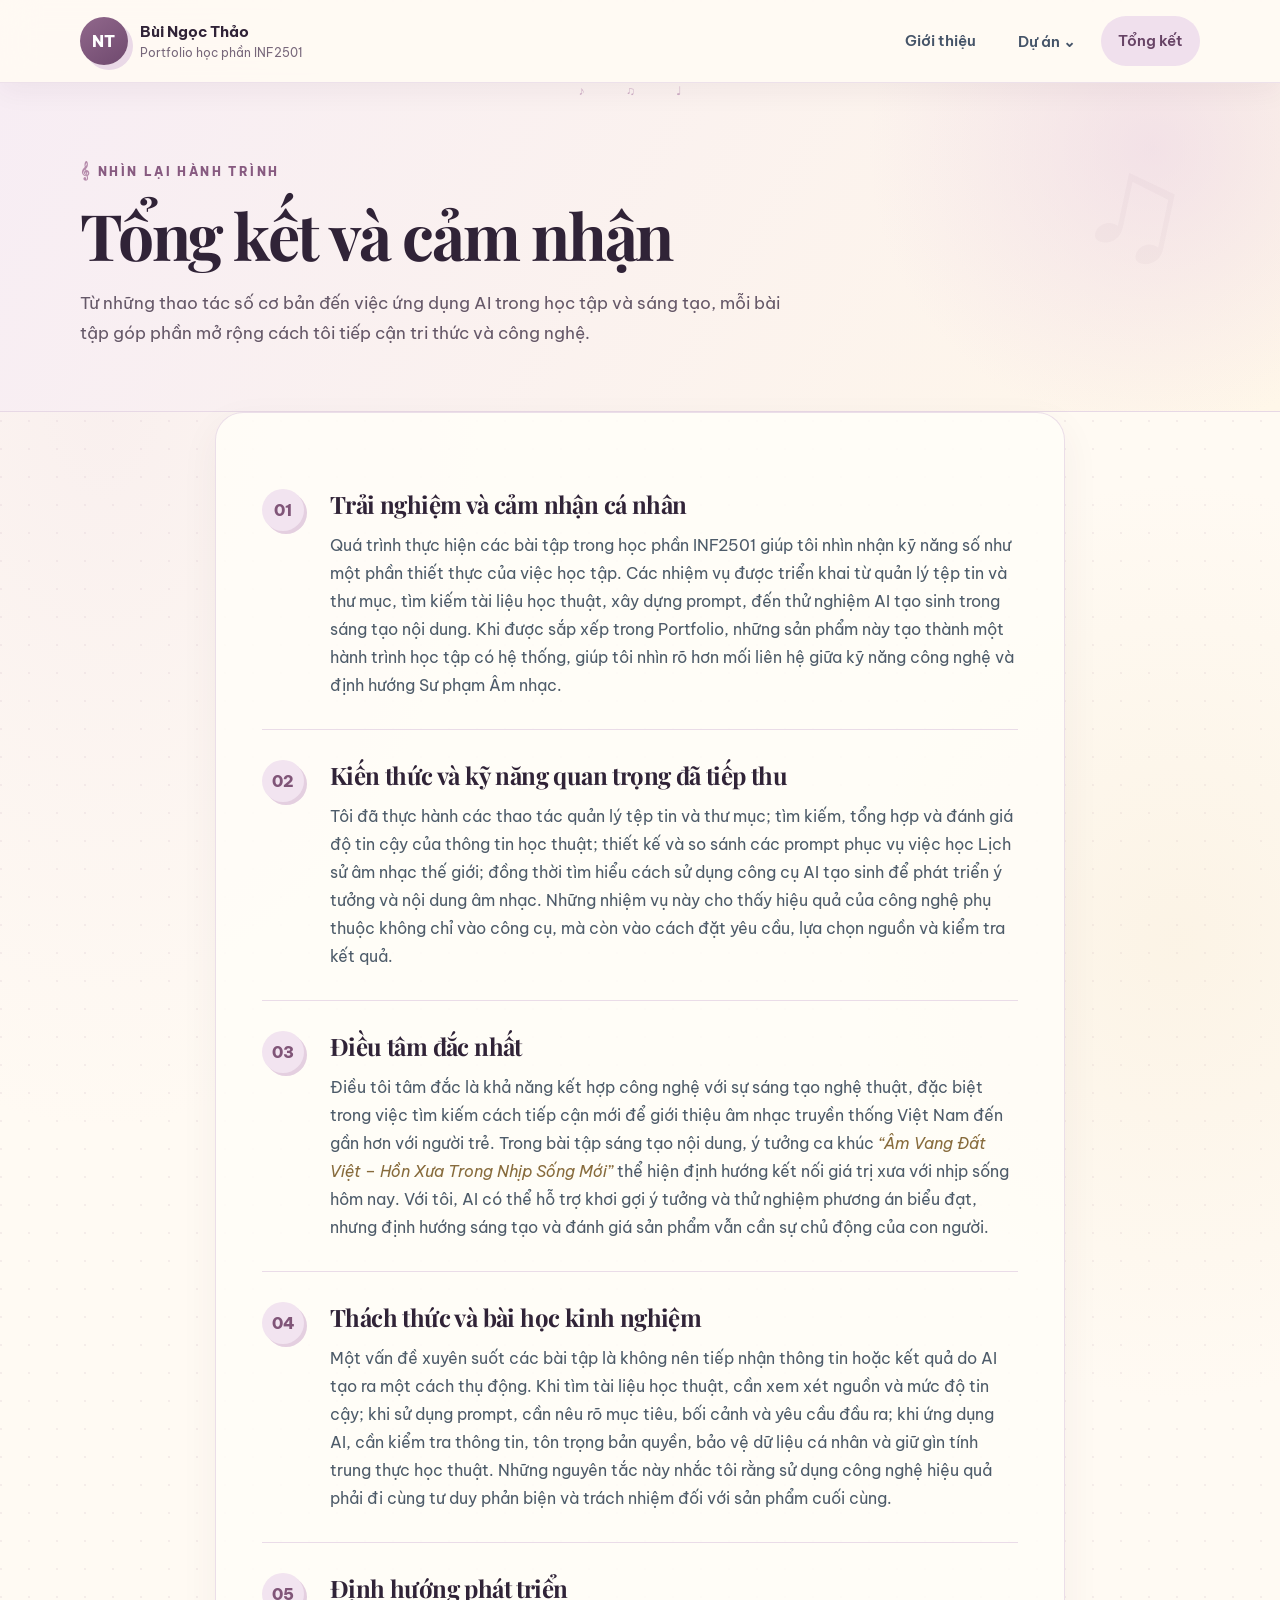
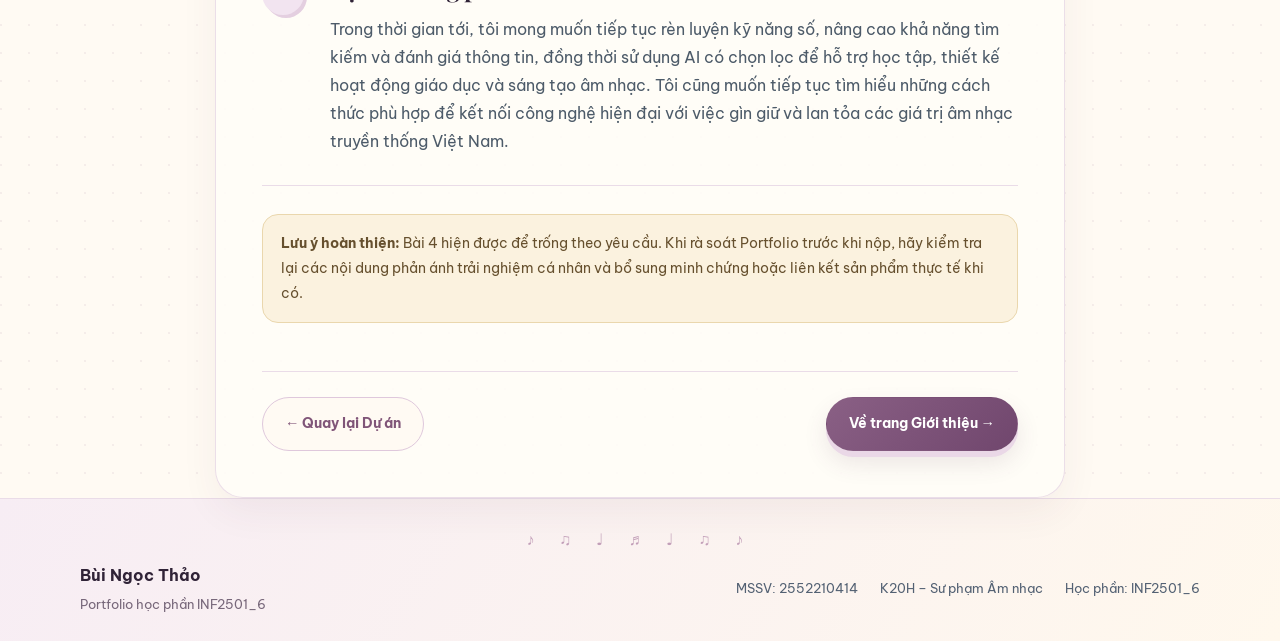
<file: summary.html>
<!doctype html>
<html lang="vi">
<head>
  <meta charset="utf-8">
<meta name="portfolio-build" content="2026-11-13-refresh-1">
  <meta name="viewport" content="width=device-width, initial-scale=1">
  <meta name="description" content="Tổng kết hành trình học tập học phần INF2501 của Bùi Ngọc Thảo, sinh viên Sư phạm Âm nhạc.">
  <title>Tổng kết | Portfolio INF2501 - Bùi Ngọc Thảo</title>
  <link rel="stylesheet" href="style.css?v=20261117-3">
</head>
<body>
<a class="skip-link" href="#main">Bỏ qua điều hướng</a>
<header class="site-header">
  <div class="container header-inner">
    <a class="brand" href="index.html"><span class="brand-mark">NT</span><span><strong>Bùi Ngọc Thảo</strong><small>Portfolio học phần INF2501</small></span></a>
    <button class="menu-toggle" aria-expanded="false" aria-controls="main-nav">Menu</button>
    <nav id="main-nav" class="main-nav" aria-label="Điều hướng chính">
      <a href="index.html">Giới thiệu</a>
      <div class="nav-dropdown"><a href="projects.html">Dự án <span aria-hidden="true">⌄</span></a><div class="dropdown-menu">
        <a href="project-1.html">Bài tập 1</a><a href="project-2.html">Bài tập 2</a><a href="project-3.html">Bài tập 3</a><a href="project-4.html">Bài tập 4</a><a href="project-5.html">Bài tập 5</a><a href="project-6.html">Bài tập 6</a>
      </div></div>
      <a class="active" href="summary.html">Tổng kết</a>
    </nav>
  </div>
</header>
<main id="main">
  <section class="page-banner"><div class="container">
    <p class="eyebrow">NHÌN LẠI HÀNH TRÌNH</p>
    <h1>Tổng kết và cảm nhận</h1>
    <p class="lead">Từ những thao tác số cơ bản đến việc ứng dụng AI trong học tập và sáng tạo, mỗi bài tập góp phần mở rộng cách tôi tiếp cận tri thức và công nghệ.</p>
  </div></section>
  <section class="section container content-narrow">
    <article class="reflection-block"><span class="reflection-number">01</span><div>
      <h2>Trải nghiệm và cảm nhận cá nhân</h2>
      <p>Quá trình thực hiện các bài tập trong học phần INF2501 giúp tôi nhìn nhận kỹ năng số như một phần thiết thực của việc học tập. Các nhiệm vụ được triển khai từ quản lý tệp tin và thư mục, tìm kiếm tài liệu học thuật, xây dựng prompt, đến thử nghiệm AI tạo sinh trong sáng tạo nội dung. Khi được sắp xếp trong Portfolio, những sản phẩm này tạo thành một hành trình học tập có hệ thống, giúp tôi nhìn rõ hơn mối liên hệ giữa kỹ năng công nghệ và định hướng Sư phạm Âm nhạc.</p>
    </div></article>
    <article class="reflection-block"><span class="reflection-number">02</span><div>
      <h2>Kiến thức và kỹ năng quan trọng đã tiếp thu</h2>
      <p>Tôi đã thực hành các thao tác quản lý tệp tin và thư mục; tìm kiếm, tổng hợp và đánh giá độ tin cậy của thông tin học thuật; thiết kế và so sánh các prompt phục vụ việc học Lịch sử âm nhạc thế giới; đồng thời tìm hiểu cách sử dụng công cụ AI tạo sinh để phát triển ý tưởng và nội dung âm nhạc. Những nhiệm vụ này cho thấy hiệu quả của công nghệ phụ thuộc không chỉ vào công cụ, mà còn vào cách đặt yêu cầu, lựa chọn nguồn và kiểm tra kết quả.</p>
    </div></article>
    <article class="reflection-block"><span class="reflection-number">03</span><div>
      <h2>Điều tâm đắc nhất</h2>
      <p>Điều tôi tâm đắc là khả năng kết hợp công nghệ với sự sáng tạo nghệ thuật, đặc biệt trong việc tìm kiếm cách tiếp cận mới để giới thiệu âm nhạc truyền thống Việt Nam đến gần hơn với người trẻ. Trong bài tập sáng tạo nội dung, ý tưởng ca khúc <em>“Âm Vang Đất Việt – Hồn Xưa Trong Nhịp Sống Mới”</em> thể hiện định hướng kết nối giá trị xưa với nhịp sống hôm nay. Với tôi, AI có thể hỗ trợ khơi gợi ý tưởng và thử nghiệm phương án biểu đạt, nhưng định hướng sáng tạo và đánh giá sản phẩm vẫn cần sự chủ động của con người.</p>
    </div></article>
    <article class="reflection-block"><span class="reflection-number">04</span><div>
      <h2>Thách thức và bài học kinh nghiệm</h2>
      <p>Một vấn đề xuyên suốt các bài tập là không nên tiếp nhận thông tin hoặc kết quả do AI tạo ra một cách thụ động. Khi tìm tài liệu học thuật, cần xem xét nguồn và mức độ tin cậy; khi sử dụng prompt, cần nêu rõ mục tiêu, bối cảnh và yêu cầu đầu ra; khi ứng dụng AI, cần kiểm tra thông tin, tôn trọng bản quyền, bảo vệ dữ liệu cá nhân và giữ gìn tính trung thực học thuật. Những nguyên tắc này nhắc tôi rằng sử dụng công nghệ hiệu quả phải đi cùng tư duy phản biện và trách nhiệm đối với sản phẩm cuối cùng.</p>
    </div></article>
    <article class="reflection-block"><span class="reflection-number">05</span><div>
      <h2>Định hướng phát triển</h2>
      <p>Trong thời gian tới, tôi mong muốn tiếp tục rèn luyện kỹ năng số, nâng cao khả năng tìm kiếm và đánh giá thông tin, đồng thời sử dụng AI có chọn lọc để hỗ trợ học tập, thiết kế hoạt động giáo dục và sáng tạo âm nhạc. Tôi cũng muốn tiếp tục tìm hiểu những cách thức phù hợp để kết nối công nghệ hiện đại với việc gìn giữ và lan tỏa các giá trị âm nhạc truyền thống Việt Nam.</p>
    </div></article>
    <div class="notice"><strong>Lưu ý hoàn thiện:</strong> Bài 4 hiện được để trống theo yêu cầu. Khi rà soát Portfolio trước khi nộp, hãy kiểm tra lại các nội dung phản ánh trải nghiệm cá nhân và bổ sung minh chứng hoặc liên kết sản phẩm thực tế khi có.</div>
    <div class="page-navigation"><a class="button button-secondary" href="projects.html">← Quay lại Dự án</a><a class="button button-primary" href="index.html">Về trang Giới thiệu →</a></div>
  </section>
</main>
<footer class="site-footer"><div class="container footer-inner"><div><strong>Bùi Ngọc Thảo</strong><p class="small muted">Portfolio học phần INF2501_6</p></div><div class="footer-details"><span>MSSV: 2552210414</span><span>K20H – Sư phạm Âm nhạc</span><span>Học phần: INF2501_6</span></div></div></footer>
<script src="script.js"></script>
</body>
</html>
</file>
<file: style.css>
@import url('https://fonts.googleapis.com/css2?family=Be+Vietnam+Pro:wght@400;500;600;700;800&family=Playfair+Display:wght@600;700&display=swap');
:root{--ink:#202b38;--muted:#647184;--paper:#fff;--tint:#f3f5f7;--line:#dce2e8;--accent:#234f73;--accent-dark:#173a57;--gold:#b78b46;--dark:#182a3a;--radius:18px;--shadow:0 14px 36px rgba(24,42,58,.08)}
*{box-sizing:border-box}html{scroll-behavior:smooth}body{margin:0;color:var(--ink);background:var(--paper);font-family:'Be Vietnam Pro',Arial,sans-serif;font-size:16px;line-height:1.75}a{color:inherit;text-decoration:none}img{max-width:100%;display:block}.container{width:min(1120px,calc(100% - 40px));margin-inline:auto}.skip-link{position:absolute;left:-9999px;top:0}.skip-link:focus{left:12px;top:12px;background:#fff;padding:10px;z-index:100}
.site-header{background:rgba(255,255,255,.97);border-bottom:1px solid var(--line);position:sticky;top:0;z-index:20}.header-inner{display:flex;align-items:center;justify-content:space-between;min-height:82px;gap:24px}.brand{display:flex;align-items:center;gap:12px;flex-shrink:0}.brand-mark{width:44px;height:44px;border-radius:12px;background:var(--accent);color:#fff;display:grid;place-items:center;font-weight:800;letter-spacing:.04em}.brand strong,.brand small{display:block;line-height:1.4}.brand strong{font-size:.96rem}.brand small{font-size:.73rem;color:var(--muted);margin-top:3px}.main-nav{display:flex;align-items:center;gap:8px}.main-nav>a,.nav-dropdown>a{padding:10px 13px;border-radius:9px;color:#455468;font-size:.91rem;font-weight:600}.main-nav a:hover,.main-nav a.active{color:var(--accent);background:#edf2f6}.nav-dropdown{position:relative}.dropdown-menu{display:none;position:absolute;top:100%;left:0;min-width:250px;background:#fff;border:1px solid var(--line);border-radius:12px;box-shadow:var(--shadow);padding:8px}.dropdown-menu a{display:block;padding:9px 12px;border-radius:8px;font-size:.87rem}.dropdown-menu a:hover{background:var(--tint)}.nav-dropdown:hover .dropdown-menu,.nav-dropdown:focus-within .dropdown-menu{display:block}.menu-toggle{display:none;border:1px solid var(--line);border-radius:9px;background:#fff;padding:8px 12px;font:inherit}
.hero{display:grid;grid-template-columns:1.45fr .75fr;gap:70px;align-items:center;padding-top:78px;padding-bottom:86px}.eyebrow{font-size:.75rem;font-weight:800;letter-spacing:.15em;color:var(--accent);margin:0 0 15px}.hero h1,.page-banner h1{font-family:'Playfair Display',Georgia,serif;font-size:clamp(2.7rem,5.2vw,4.4rem);line-height:1.12;letter-spacing:-.035em;margin:0 0 24px}.hero h1 span{color:var(--accent)}.lead{font-size:1.08rem;color:#536173;max-width:700px}.hero-copy .lead{max-width:650px}.hero-actions{display:flex;flex-wrap:wrap;gap:12px;margin-top:30px}.button{display:inline-flex;align-items:center;justify-content:center;padding:11px 18px;border-radius:10px;font-size:.9rem;font-weight:700;border:1px solid transparent;transition:transform .15s ease,background .15s ease}.button:hover{transform:translateY(-1px)}.button-primary{background:var(--accent);color:#fff}.button-primary:hover{background:var(--accent-dark)}.button-secondary{border-color:#cbd5df;color:var(--accent);background:#fff}.button-light{background:#fff;color:var(--dark)}.portrait-card{max-width:330px;width:100%;justify-self:center;text-align:center}.portrait-frame{padding:10px;border:1px solid var(--line);border-radius:22px;background:#f6f7f8;box-shadow:var(--shadow);transform:rotate(1.5deg)}.portrait-frame img{width:100%;aspect-ratio:4/5;object-fit:cover;border-radius:14px}.portrait-note{font-weight:700;margin:20px 0 0}.muted{color:var(--muted)}.small{font-size:.8rem}.portrait-card .small{margin-top:3px}
.section{padding-top:76px;padding-bottom:76px}.section-tint{background:var(--tint)}.two-column{display:grid;grid-template-columns:.9fr 1.1fr;gap:75px;align-items:start}.two-column h2,.section-heading h2,.music-section h2,.content-narrow h2{font-family:'Playfair Display',Georgia,serif;font-size:clamp(1.7rem,3vw,2.5rem);line-height:1.25;margin:0 0 18px}.two-column p{margin-top:0}.section-heading{max-width:720px;margin-bottom:32px}.section-heading h2{margin-bottom:10px}.section-heading>p:last-child{margin-bottom:0}.project-grid{display:grid;grid-template-columns:repeat(3,minmax(0,1fr));gap:18px}.project-card{display:flex;flex-direction:column;align-items:flex-start;min-height:230px;padding:24px;border:1px solid var(--line);border-radius:var(--radius);background:#fff;transition:box-shadow .2s ease,transform .2s ease,border-color .2s ease}.project-card:hover{box-shadow:var(--shadow);transform:translateY(-3px);border-color:#b8c7d5}.number{font-size:.76rem;font-weight:800;color:var(--gold);letter-spacing:.12em}.project-card h3{font-size:1.06rem;line-height:1.5;margin:13px 0 12px}.project-card p{font-size:.88rem;margin:0 0 16px}.card-link{margin-top:auto;color:var(--accent);font-size:.85rem;font-weight:700}.section-dark{background:var(--dark);color:#fff}.music-section{display:grid;grid-template-columns:1.2fr .8fr;gap:70px;align-items:center}.eyebrow-light{color:#d8bd8c}.music-section h2{font-size:clamp(1.8rem,3.5vw,2.8rem)}.music-section p{max-width:620px;color:#d3dce4}.link-panel{border:1px solid #496072;background:rgba(255,255,255,.04);border-radius:16px;padding:25px}.link-panel h3{margin:0 0 8px}.muted-light{color:#c2cdd7!important}
.site-footer{background:#f6f7f8;border-top:1px solid var(--line);padding:26px 0}.footer-inner{display:flex;align-items:center;justify-content:space-between;gap:24px}.footer-inner p{margin:4px 0 0}.footer-details{display:flex;gap:10px 22px;flex-wrap:wrap;justify-content:flex-end;color:#536173;font-size:.8rem}
.page-banner{padding:64px 0 56px;background:var(--tint);border-bottom:1px solid var(--line)}.page-banner h1{font-size:clamp(2.35rem,4.4vw,3.5rem);margin-bottom:15px}.page-banner .lead{margin-bottom:0}.content-narrow{max-width:850px}.content-narrow>h2{font-size:1.55rem;margin-top:38px}.content-narrow>p{color:#4c5a69}.placeholder{padding:16px 18px;background:#f6f7f8;border-left:3px solid #a7b5c3;border-radius:0 8px 8px 0;color:#667486!important}.notice{margin:28px 0;padding:16px 18px;background:#f7f3eb;border:1px solid #e6d8bd;border-radius:12px;color:#5c4a2d;font-size:.9rem}.evidence-box{display:flex;gap:15px;padding:20px;border:1px dashed #bac6d1;border-radius:14px;background:#fafbfc}.evidence-icon{width:42px;height:42px;border-radius:12px;background:#edf2f6;color:var(--accent);display:grid;place-items:center;font-size:1.2rem;flex-shrink:0}.evidence-box p{margin:5px 0}.page-navigation{display:flex;justify-content:space-between;gap:12px;margin-top:48px;padding-top:25px;border-top:1px solid var(--line)}.reflection-block{display:grid;grid-template-columns:48px 1fr;gap:20px;padding:28px 0;border-bottom:1px solid var(--line)}.reflection-number{display:grid;place-items:center;width:42px;height:42px;border-radius:12px;background:#edf2f6;color:var(--accent);font-weight:800}.reflection-block h2{font-size:1.5rem;margin:0 0 12px}.reflection-block p{margin:0;color:#4d5b69}.reflection-block em{color:#876b3c}
@media(max-width:850px){.hero{gap:35px;padding-top:58px}.project-grid{grid-template-columns:repeat(2,minmax(0,1fr))}.two-column,.music-section{gap:35px}.footer-inner{align-items:flex-start;flex-direction:column}.footer-details{justify-content:flex-start}}
@media(max-width:650px){.container{width:min(100% - 28px,1120px)}.header-inner{min-height:72px;flex-wrap:wrap;padding-top:10px;padding-bottom:10px}.menu-toggle{display:block}.main-nav{display:none;flex-basis:100%;align-items:stretch;flex-direction:column;gap:2px;padding:8px 0 4px}.main-nav.open{display:flex}.main-nav>a,.nav-dropdown>a{display:block;padding:10px 12px}.dropdown-menu{position:static;box-shadow:none;border:0;border-left:2px solid var(--line);margin:3px 0 5px 12px;padding:2px 8px;display:block}.hero{grid-template-columns:1fr;padding-top:48px;padding-bottom:56px;gap:38px}.hero h1{font-size:2.8rem}.portrait-card{max-width:250px}.section{padding-top:54px;padding-bottom:54px}.two-column,.music-section{grid-template-columns:1fr;gap:18px}.project-grid{grid-template-columns:1fr}.project-card{min-height:190px}.page-banner{padding:45px 0 38px}.page-navigation{flex-direction:column}.page-navigation .button{width:100%}.reflection-block{grid-template-columns:38px 1fr;gap:12px}.reflection-number{width:36px;height:36px}.reflection-block h2{font-size:1.25rem}.footer-details{flex-direction:column;gap:4px}}


/* Artistic music-portfolio theme inspired by a handmade scrapbook */
@import url('https://fonts.googleapis.com/css2?family=Cormorant+Garamond:wght@500;600;700&family=DM+Sans:wght@400;500;600;700&family=Playfair+Display:ital,wght@0,600;0,700;1,600;1,700&display=swap');
:root{--ink:#302936;--muted:#776b7b;--paper:#fffaf2;--tint:#f5edf4;--line:#e4d6e2;--accent:#76506f;--accent-dark:#583750;--gold:#c39b57;--dark:#30243a;--radius:22px;--shadow:0 16px 42px rgba(77,48,73,.12)}
body{font-family:'DM Sans','Be Vietnam Pro',sans-serif;background:var(--paper);color:var(--ink)}
.site-header{background:rgba(255,250,242,.94);backdrop-filter:blur(12px);border-bottom:1px solid #e8dce7}
.brand-mark{border-radius:50% 50% 45% 45%;background:var(--accent);box-shadow:4px 4px 0 #e7cfe0}
.main-nav>a,.nav-dropdown>a{border-radius:999px}
.main-nav a:hover,.main-nav a.active{background:#eee0ed;color:var(--accent-dark)}
.hero{position:relative;isolation:isolate;padding-top:86px;padding-bottom:96px}
.hero:before{content:"♫";position:absolute;z-index:-1;right:3%;top:6%;font-family:'Cormorant Garamond',serif;font-size:clamp(8rem,19vw,16rem);line-height:1;color:#efe1eb;transform:rotate(10deg);opacity:.7;pointer-events:none}
.hero:after{content:"";position:absolute;z-index:-2;right:2%;bottom:9%;width:36%;height:45%;background:#f0e2c9;border-radius:48% 52% 38% 62% / 52% 42% 58% 48%;transform:rotate(-8deg);opacity:.48;pointer-events:none}
.eyebrow{color:var(--accent);letter-spacing:.19em}
.hero h1,.page-banner h1,.two-column h2,.section-heading h2,.music-section h2,.content-narrow h2{font-family:'Cormorant Garamond','Playfair Display',Georgia,serif;font-weight:700}
.hero h1{font-size:clamp(3.2rem,6vw,5.2rem);line-height:.98;letter-spacing:-.025em}
.hero h1 span{color:var(--accent);font-style:italic}
.lead{color:#655868}
.button{border-radius:999px}
.button-primary{background:var(--accent);box-shadow:0 6px 0 #e8d5e5}
.button-primary:hover{background:var(--accent-dark)}
.button-secondary{background:#fffaf2;border-color:#d9c4d6;color:var(--accent)}
.portrait-frame{padding:12px;background:#fffdf8;border:1px solid #e5d6df;border-radius:26px 26px 26px 8px;box-shadow:8px 8px 0 #ead9e6, var(--shadow);transform:rotate(2deg)}
.portrait-frame img{border-radius:18px 18px 18px 5px}
.portrait-note{font-family:'Cormorant Garamond',serif;font-size:1.35rem;color:var(--accent)}
.section-tint{background:linear-gradient(135deg,#f6edf4 0%,#fbf3e5 100%)}
.section-heading h2,.two-column h2,.music-section h2{font-size:clamp(2.2rem,4vw,3.25rem)}
.project-card{position:relative;overflow:hidden;background:#fffdf8;border-color:#e6d8e4;border-radius:8px 22px 22px 22px;box-shadow:0 5px 0 #f0e3ed;transition:transform .2s ease,box-shadow .2s ease}
.project-card:before{content:"";position:absolute;right:-12px;top:-18px;width:62px;height:62px;border-radius:50%;background:#f3e5ef;opacity:.8}
.project-card:nth-child(3n+2){background:#fff9ed;box-shadow:0 5px 0 #f1e4c9}
.project-card:nth-child(3n){background:#f8f2f8;box-shadow:0 5px 0 #ead9e9}
.project-card:hover{transform:translateY(-5px) rotate(-.4deg);border-color:#c8a9c3;box-shadow:0 12px 25px rgba(77,48,73,.12)}
.number{color:#a77c42;font-size:.85rem}
.project-card h3{font-family:'Cormorant Garamond',serif;font-size:1.35rem;line-height:1.25;position:relative}
.card-link{color:var(--accent)}
.section-dark{background:radial-gradient(ellipse at 85% 10%,#5b3d59 0%,transparent 35%),#30243a}
.eyebrow-light{color:#e4c58d}
.link-panel{border:1px solid #806681;background:rgba(255,250,242,.07);border-radius:24px 24px 24px 6px;box-shadow:0 8px 0 rgba(18,10,22,.12)}
.page-banner{background:linear-gradient(120deg,#f4eaf2,#fff5e4);border-bottom:1px solid #e7d8e5;position:relative;overflow:hidden}
.page-banner:after{content:"𝄞";position:absolute;right:7%;top:-35%;font-family:serif;font-size:clamp(8rem,17vw,15rem);color:#e8d5e5;opacity:.45;pointer-events:none}
.page-banner h1{font-size:clamp(2.8rem,5vw,4.2rem);position:relative}
.placeholder{background:#faf4f8;border-left-color:#b99ab6;border-radius:0 12px 12px 0}
.notice{background:#fbf2df;border-color:#ead7ad;color:#66502e;border-radius:16px}
.evidence-box{background:#fffdf8;border-color:#cbb3c9;border-radius:18px}
.evidence-icon,.reflection-number{background:#f0e2ee;color:var(--accent)}
.site-footer{background:#f7eff5;border-top-color:#e5d7e4}
@media(max-width:650px){.hero{padding-top:55px}.hero:before{right:0;top:0;font-size:8rem}.hero:after{width:55%;height:30%;right:0}.hero h1{font-size:3.1rem}.project-card h3{font-size:1.3rem}}

/* Musical notation details across the whole portfolio */
body{background-image:radial-gradient(circle at 8% 16%,rgba(195,155,87,.08) 0 2px,transparent 3px),radial-gradient(circle at 92% 38%,rgba(118,80,111,.07) 0 2px,transparent 3px);background-size:44px 44px,58px 58px}
.site-header:after{content:"♪  ♫  ♩";display:block;text-align:center;height:0;overflow:visible;position:relative;top:-1px;color:#b78cae;font-family:'Cormorant Garamond',serif;font-size:12px;letter-spacing:1.2rem;opacity:.7;pointer-events:none}
.hero-copy:after{content:"♩  ♪  ♫  ♬";display:block;margin-top:24px;color:#b58bab;font-family:'Cormorant Garamond',serif;font-size:1.65rem;letter-spacing:.48rem;opacity:.85}
.section-heading:after{content:"──────  ♫  ──────";display:block;margin-top:18px;color:#b68b47;letter-spacing:.13rem;font-size:.85rem}
.two-column h2:after{content:"♪";display:inline-block;margin-left:12px;color:#b68b47;font-size:1.6em;vertical-align:middle}
.project-card:nth-child(odd) .number:before{content:"♪  ";color:#b58bab}
.project-card:nth-child(even) .number:before{content:"♫  ";color:#b58bab}
.music-section h2:after{content:" ♬";color:#e4c58d;font-size:.72em;white-space:nowrap}
.reflection-number{border-radius:50% 50% 45% 45%;box-shadow:3px 3px 0 #e4cfe0}
.page-banner .eyebrow:before{content:"𝄞  ";font-size:1.3em;color:#b58bab}
.site-footer:before{content:"♪  ♫  ♩  ♬  ♩  ♫  ♪";display:block;text-align:center;color:#b58bab;letter-spacing:.65rem;font-size:1rem;padding-bottom:8px;opacity:.8}
@media(max-width:650px){.site-header:after{letter-spacing:.65rem}.hero-copy:after{margin-top:18px}.site-footer:before{letter-spacing:.25rem}}


/* Illustration of Vietnamese traditional music */
.traditional-music-art{width:100%;max-width:100%;height:auto;display:block;margin:-4px auto 18px;filter:drop-shadow(0 8px 10px rgba(15,8,20,.12))}
.link-panel{overflow:hidden}
@media(max-width:650px){.traditional-music-art{margin-top:0;margin-bottom:14px}}


/* Visual polish refresh — editorial music portfolio */
:root{
  --ink:#302536;--muted:#776878;--paper:#fffaf4;--tint:#f7edf4;
  --line:#e8d9e6;--accent:#805779;--accent-dark:#5e3d59;
  --gold:#c6a05f;--dark:#302238;--radius:24px;
  --shadow:0 18px 48px rgba(74,45,72,.12);
}
body{
  background-color:var(--paper);
  background-image:radial-gradient(circle at 1px 1px,rgba(128,87,121,.08) 1.4px,transparent 0);
  background-size:28px 28px;
}
.site-header{box-shadow:0 6px 24px rgba(66,42,65,.04)}
.brand-mark{width:48px;height:48px;font-size:1rem;box-shadow:4px 4px 0 #ead8e7}
.main-nav>a,.nav-dropdown>a{transition:background .2s ease,color .2s ease,transform .2s ease}
.main-nav>a:hover,.nav-dropdown>a:hover{transform:translateY(-1px)}
.hero{gap:clamp(38px,6vw,82px)}
.hero-copy{position:relative}
.hero .lead{line-height:1.9}
.portrait-card{position:relative}
.portrait-card:before{content:"♫";position:absolute;left:-26px;top:14%;font-family:'Cormorant Garamond',serif;font-size:3.5rem;color:#bd92b5;transform:rotate(-12deg);z-index:2}
.portrait-card:after{content:"♪";position:absolute;right:-16px;bottom:22%;font-size:2.8rem;color:#c6a05f;transform:rotate(12deg);z-index:2}
.portrait-frame{box-shadow:10px 10px 0 #ead9e7,0 18px 40px rgba(77,48,73,.13)}
.button{transition:transform .2s ease,box-shadow .2s ease,background .2s ease}
.button:hover{transform:translateY(-3px)}
.button-primary{box-shadow:0 6px 0 #e8d5e5,0 10px 22px rgba(94,61,89,.12)}
.section-heading{position:relative}
.section-heading h2{letter-spacing:-.02em}
.project-grid{gap:22px}
.project-card{min-height:250px;padding:27px;box-shadow:0 5px 0 #f0e3ed,0 12px 30px rgba(77,48,73,.035)}
.project-card:after{content:"♪";position:absolute;right:18px;bottom:10px;font-family:'Cormorant Garamond',serif;font-size:2.5rem;color:rgba(128,87,121,.15);transform:rotate(-12deg)}
.project-card h3{font-size:1.45rem}
.card-link{display:inline-flex;align-items:center;gap:8px}
.card-link:after{content:"↗";transition:transform .2s ease}
.project-card:hover .card-link:after{transform:translate(3px,-2px)}
.section-tint{background:linear-gradient(135deg,rgba(247,237,244,.97),rgba(255,246,228,.96))}
.section-dark{position:relative;overflow:hidden}
.section-dark:before{content:"";position:absolute;left:-90px;bottom:-140px;width:310px;height:310px;border:1px solid rgba(231,204,226,.17);border-radius:50%;box-shadow:0 0 0 24px rgba(231,204,226,.035),0 0 0 52px rgba(231,204,226,.025);pointer-events:none}
.link-panel{box-shadow:0 18px 36px rgba(15,8,18,.13);backdrop-filter:blur(8px)}
.link-panel .button-light{box-shadow:0 5px 0 rgba(235,218,232,.35)}
.page-banner{background:linear-gradient(120deg,#f7edf4 0%,#fff7e9 100%);position:relative;overflow:hidden}
.page-banner:after{content:"♫";position:absolute;right:7%;top:0;font-family:'Cormorant Garamond',serif;font-size:9rem;color:rgba(128,87,121,.09);transform:rotate(12deg);pointer-events:none}
.content-narrow{background:rgba(255,253,248,.82);padding:clamp(22px,4vw,42px);border:1px solid rgba(232,217,230,.8);border-radius:26px;box-shadow:0 12px 35px rgba(77,48,73,.045)}
.evidence-box{border-style:solid;border-color:#e6d5e3;background:linear-gradient(135deg,#fffdf8,#f9f0f7);align-items:center}
.evidence-box .button{margin-top:8px}
.pdf-link-section .evidence-box{border-radius:18px}
.page-navigation .button{min-width:150px}
.site-footer{background:rgba(247,237,244,.94)}
.site-footer .brand-mark{width:38px;height:38px}
a:focus-visible,button:focus-visible{outline:3px solid #c6a05f;outline-offset:4px}
@media(max-width:650px){
  body{background-size:23px 23px}
  .hero{padding-top:48px}
  .portrait-card:before{left:-8px;font-size:2.5rem}
  .portrait-card:after{right:-8px;font-size:2rem}
  .project-card{min-height:205px;padding:23px}
  .content-narrow{padding:20px;border-radius:18px}
}


/* Premium finish: more depth, rhythm and editorial detail */
:root{
 --ink:#302337;--muted:#77677a;--paper:#fffaf3;--tint:#f7edf4;
 --line:#eadce8;--accent:#805578;--accent-dark:#5d3c58;
 --gold:#c6a05f;--dark:#302238;--radius:26px;
 --shadow:0 20px 55px rgba(65,38,65,.13);
}
body{
 background-color:var(--paper);
 background-image:radial-gradient(ellipse at 8% 18%,rgba(226,198,219,.20),transparent 28%),
 radial-gradient(ellipse at 92% 42%,rgba(239,218,177,.20),transparent 25%),
 radial-gradient(circle at 1px 1px,rgba(128,85,120,.08) 1.3px,transparent 0);
 background-size:auto,auto,28px 28px;
}
.site-header{background:rgba(255,250,243,.91);backdrop-filter:blur(18px);border-bottom-color:rgba(234,220,232,.85);box-shadow:0 8px 28px rgba(65,38,65,.055)}
.brand-mark{border-radius:50%;background:linear-gradient(145deg,#91688c,#6f496e);box-shadow:5px 5px 0 #ead9e7}
.main-nav>a,.nav-dropdown>a{border-radius:999px;padding:12px 17px;transition:all .22s ease}
.main-nav a:hover,.main-nav a.active{background:#f0e0ed;color:#674365}
.hero{position:relative;isolation:isolate;padding-top:88px;padding-bottom:98px;gap:clamp(42px,7vw,100px)}
.hero:before{content:"";position:absolute;z-index:-1;width:390px;height:390px;right:1%;top:13%;border-radius:50%;background:linear-gradient(145deg,rgba(239,221,183,.43),rgba(228,199,221,.24));filter:blur(.2px)}
.hero:after{content:"♪  ♫  ♬";position:absolute;right:38%;bottom:28px;color:#bd91b4;letter-spacing:18px;font-size:1.05rem;opacity:.85;pointer-events:none}
.hero h1{font-size:clamp(3rem,6vw,5.15rem);line-height:1.06;letter-spacing:-.045em;text-wrap:balance}
.hero h1 span{font-style:italic;color:#805578}
.hero .lead{font-size:1.12rem;line-height:1.95;color:#68596d}
.eyebrow{letter-spacing:.2em;color:#875a80}
.hero-actions{gap:14px}
.button{border-radius:999px;padding:13px 22px;transition:transform .22s ease,box-shadow .22s ease,background .22s ease}
.button-primary{background:linear-gradient(135deg,#8a6085,#70466d);box-shadow:0 6px 0 #ead8e7,0 12px 25px rgba(94,61,89,.12)}
.button-primary:hover{background:linear-gradient(135deg,#775073,#5d3c58);box-shadow:0 8px 0 #ead8e7,0 16px 28px rgba(94,61,89,.17);transform:translateY(-3px)}
.button-secondary{background:rgba(255,250,243,.8);border-color:#dfc8dc;color:#805578}
.button-secondary:hover{background:#f6eaf3;border-color:#caa8c5}
.portrait-card{position:relative;z-index:0;max-width:350px}
.portrait-card:before{content:"♫";position:absolute;left:-29px;top:12%;font-family:'Playfair Display',serif;font-size:3.6rem;color:#bd91b4;transform:rotate(-12deg);z-index:2}
.portrait-card:after{content:"♪";position:absolute;right:-22px;bottom:24%;font-size:3.1rem;color:#c6a05f;transform:rotate(13deg);z-index:2}
.portrait-frame{padding:12px;border:1px solid rgba(234,220,232,.95);border-radius:26px;background:#fffdf9;box-shadow:11px 11px 0 #ead9e7,0 24px 55px rgba(65,38,65,.15);transform:rotate(1.1deg);transition:transform .35s ease,box-shadow .35s ease}
.portrait-frame:hover{transform:rotate(0) translateY(-4px);box-shadow:13px 13px 0 #ead9e7,0 28px 65px rgba(65,38,65,.18)}
.portrait-frame img{border-radius:17px}
.portrait-note{font-family:'Playfair Display',Georgia,serif;font-size:1.25rem;color:#805578;margin-top:26px}
.portrait-card .small{font-size:.88rem;color:#826e83}
.section{position:relative}
.section-tint{background:linear-gradient(120deg,rgba(247,237,244,.97),rgba(255,246,230,.97));border-top:1px solid rgba(234,220,232,.6);border-bottom:1px solid rgba(234,220,232,.6)}
.two-column{gap:clamp(35px,7vw,100px);align-items:center}
.two-column h2,.section-heading h2,.music-section h2,.content-narrow h2{letter-spacing:-.025em}
.two-column h2{font-size:clamp(2rem,4vw,3.15rem)}
.section-heading{margin-bottom:38px}
.section-heading h2{font-size:clamp(2rem,3.8vw,2.9rem)}
.project-grid{gap:22px}
.project-card{position:relative;isolation:isolate;overflow:hidden;min-height:260px;padding:28px;border:1px solid #eadce8;border-radius:24px;background:linear-gradient(145deg,rgba(255,255,255,.97),rgba(255,248,252,.94));box-shadow:0 5px 0 #f0e3ed,0 12px 30px rgba(77,48,73,.04);transition:transform .25s ease,box-shadow .25s ease,border-color .25s ease}
.project-card:before{content:"";position:absolute;z-index:-1;width:150px;height:150px;right:-62px;top:-62px;border-radius:50%;background:linear-gradient(145deg,rgba(231,204,226,.40),rgba(239,218,177,.25));transition:transform .3s ease}
.project-card:after{content:"♫";position:absolute;right:18px;bottom:4px;font-family:'Playfair Display',serif;font-size:3.2rem;color:rgba(128,87,121,.15);transform:rotate(-12deg);pointer-events:none}
.project-card:hover{transform:translateY(-7px);border-color:#cbaac8;box-shadow:0 8px 0 #ead8e7,0 22px 42px rgba(77,48,73,.12)}
.project-card:hover:before{transform:scale(1.25)}
.number{display:inline-flex;align-items:center;justify-content:center;min-width:48px;min-height:31px;border-radius:999px;background:#f4e7f1;color:#805578;letter-spacing:.08em}
.project-card h3{font-size:1.2rem;line-height:1.45;color:#382a3d}
.project-card p{line-height:1.8;color:#766879}
.card-link{position:relative;z-index:1;color:#805578}
.section-dark{background:radial-gradient(ellipse at 85% 15%,rgba(142,97,137,.3),transparent 35%),linear-gradient(125deg,#2d2033,#3a2940);overflow:hidden}
.section-dark:after{content:"";position:absolute;right:-80px;top:-130px;width:360px;height:360px;border:1px solid rgba(231,204,226,.16);border-radius:50%;box-shadow:0 0 0 22px rgba(231,204,226,.035),0 0 0 48px rgba(231,204,226,.025);pointer-events:none}
.music-section{position:relative;z-index:1;gap:clamp(35px,6vw,85px)}
.music-section h2{font-size:clamp(2rem,4vw,3.1rem)}
.music-section p{line-height:1.9;color:#e0d5e4}
.link-panel{border:1px solid rgba(225,195,221,.28);border-radius:26px;padding:30px;background:rgba(255,255,255,.07);box-shadow:0 22px 55px rgba(14,7,17,.22);backdrop-filter:blur(12px)}
.link-panel h3{font-size:1.25rem}
.link-panel .button-light{border-radius:999px;box-shadow:0 5px 0 rgba(235,218,232,.22)}
.page-banner{background:radial-gradient(circle at 90% 20%,rgba(231,204,226,.48),transparent 24%),linear-gradient(120deg,#f7edf4,#fff7e9);padding:74px 0 62px}
.page-banner h1{font-size:clamp(2.6rem,5vw,4rem)}
.content-narrow{background:rgba(255,253,248,.88);padding:clamp(24px,4vw,46px);border:1px solid rgba(232,217,230,.85);border-radius:28px;box-shadow:0 14px 38px rgba(77,48,73,.06)}
.evidence-box{border-style:solid;border-color:#e6d5e3;border-radius:22px;background:linear-gradient(135deg,#fffdf8,#f9f0f7);align-items:center;padding:24px}
.evidence-box .button{margin-top:8px}
.reflection-block{padding:30px 0;border-bottom-color:#eadce8}
.reflection-number{border-radius:50%;background:#f2e4f0;color:#805578}
.site-footer{background:linear-gradient(120deg,#f7edf4,#fff8ed);border-top:1px solid #eadce8}
@media(max-width:850px){
 .hero{padding-top:65px;padding-bottom:70px}
 .hero:before{width:300px;height:300px;right:0;top:25%}
 .hero:after{right:10%;letter-spacing:8px}
 .portrait-card{max-width:300px}
}
@media(max-width:650px){
 .hero{padding-top:45px;padding-bottom:58px}
 .hero h1{font-size:clamp(2.65rem,11vw,3.25rem)}
 .hero:before{width:240px;height:240px;right:5%;top:48%}
 .hero:after{display:none}
 .portrait-card:before{left:-8px;font-size:2.5rem}
 .portrait-card:after{right:-8px;font-size:2rem}
 .project-card{min-height:210px;padding:24px}
 .link-panel{padding:22px;border-radius:20px}
 .page-banner{padding:48px 0 40px}
}
</file>
